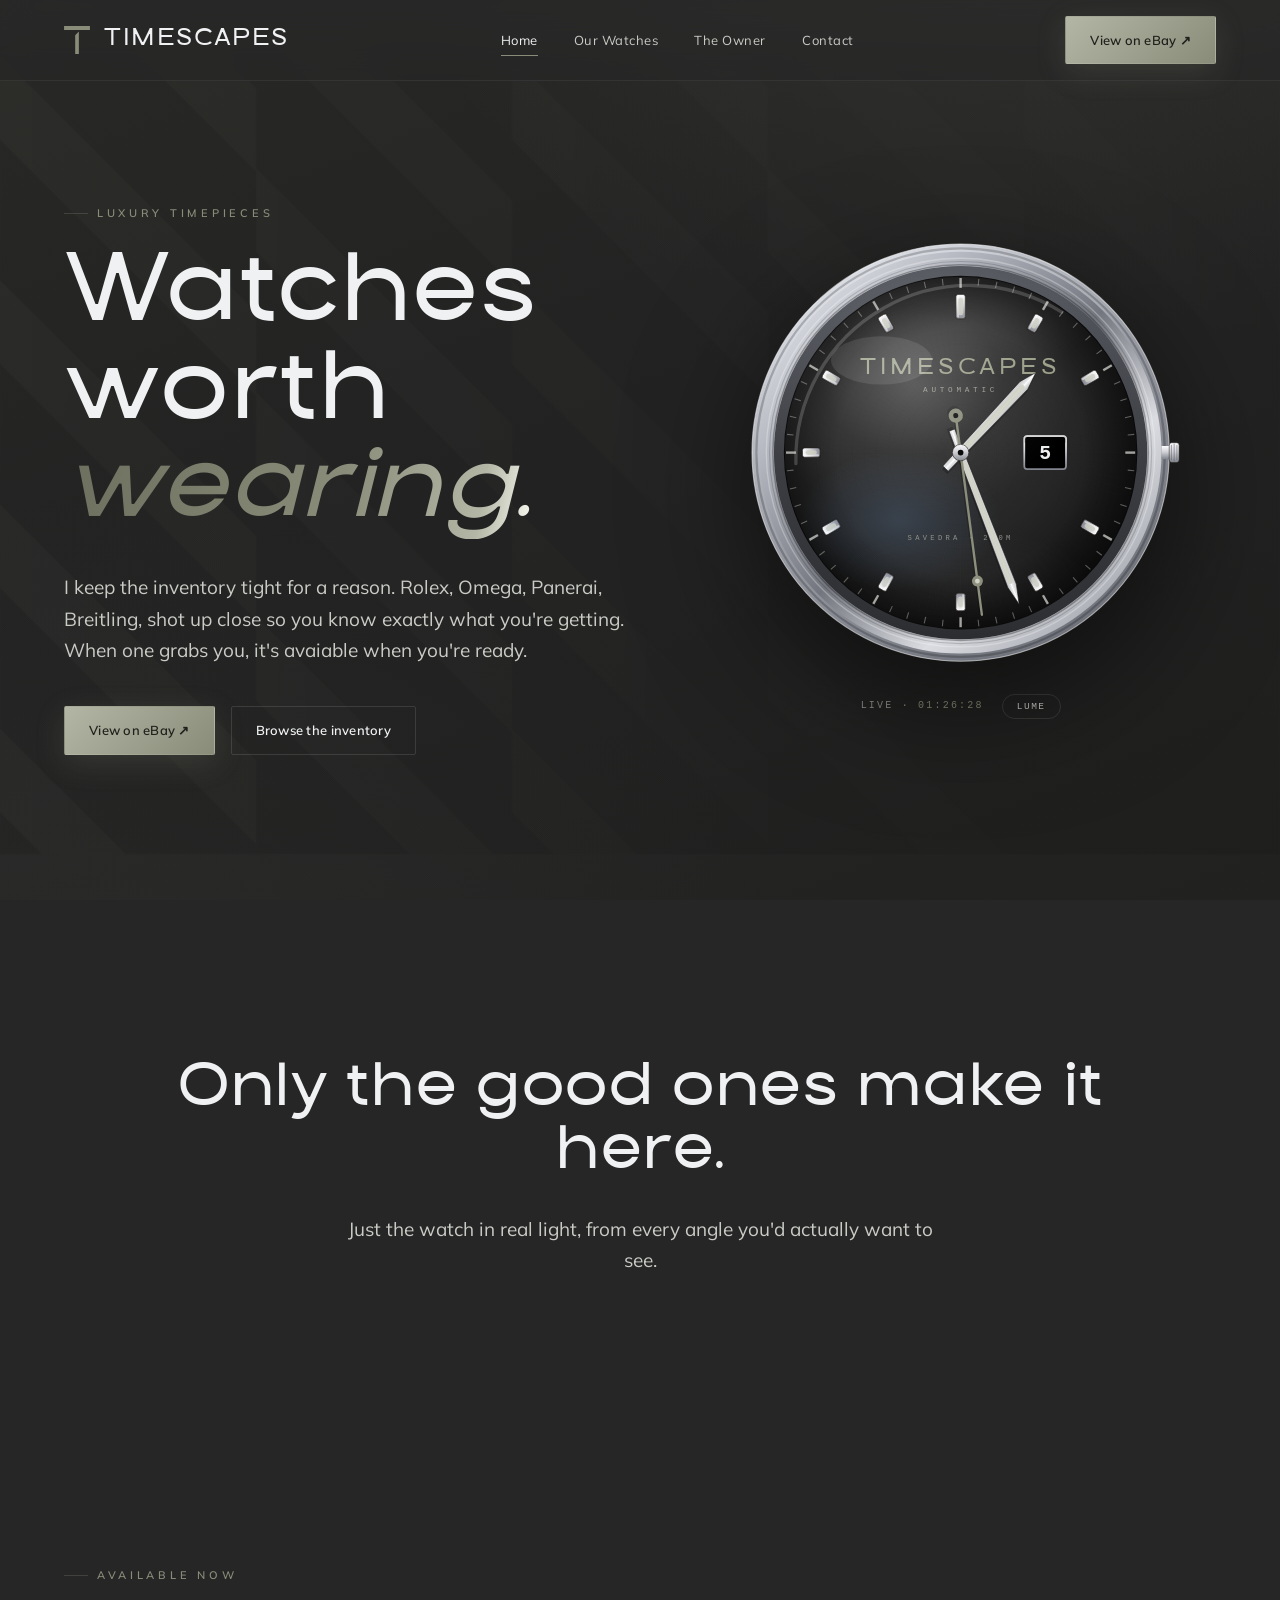
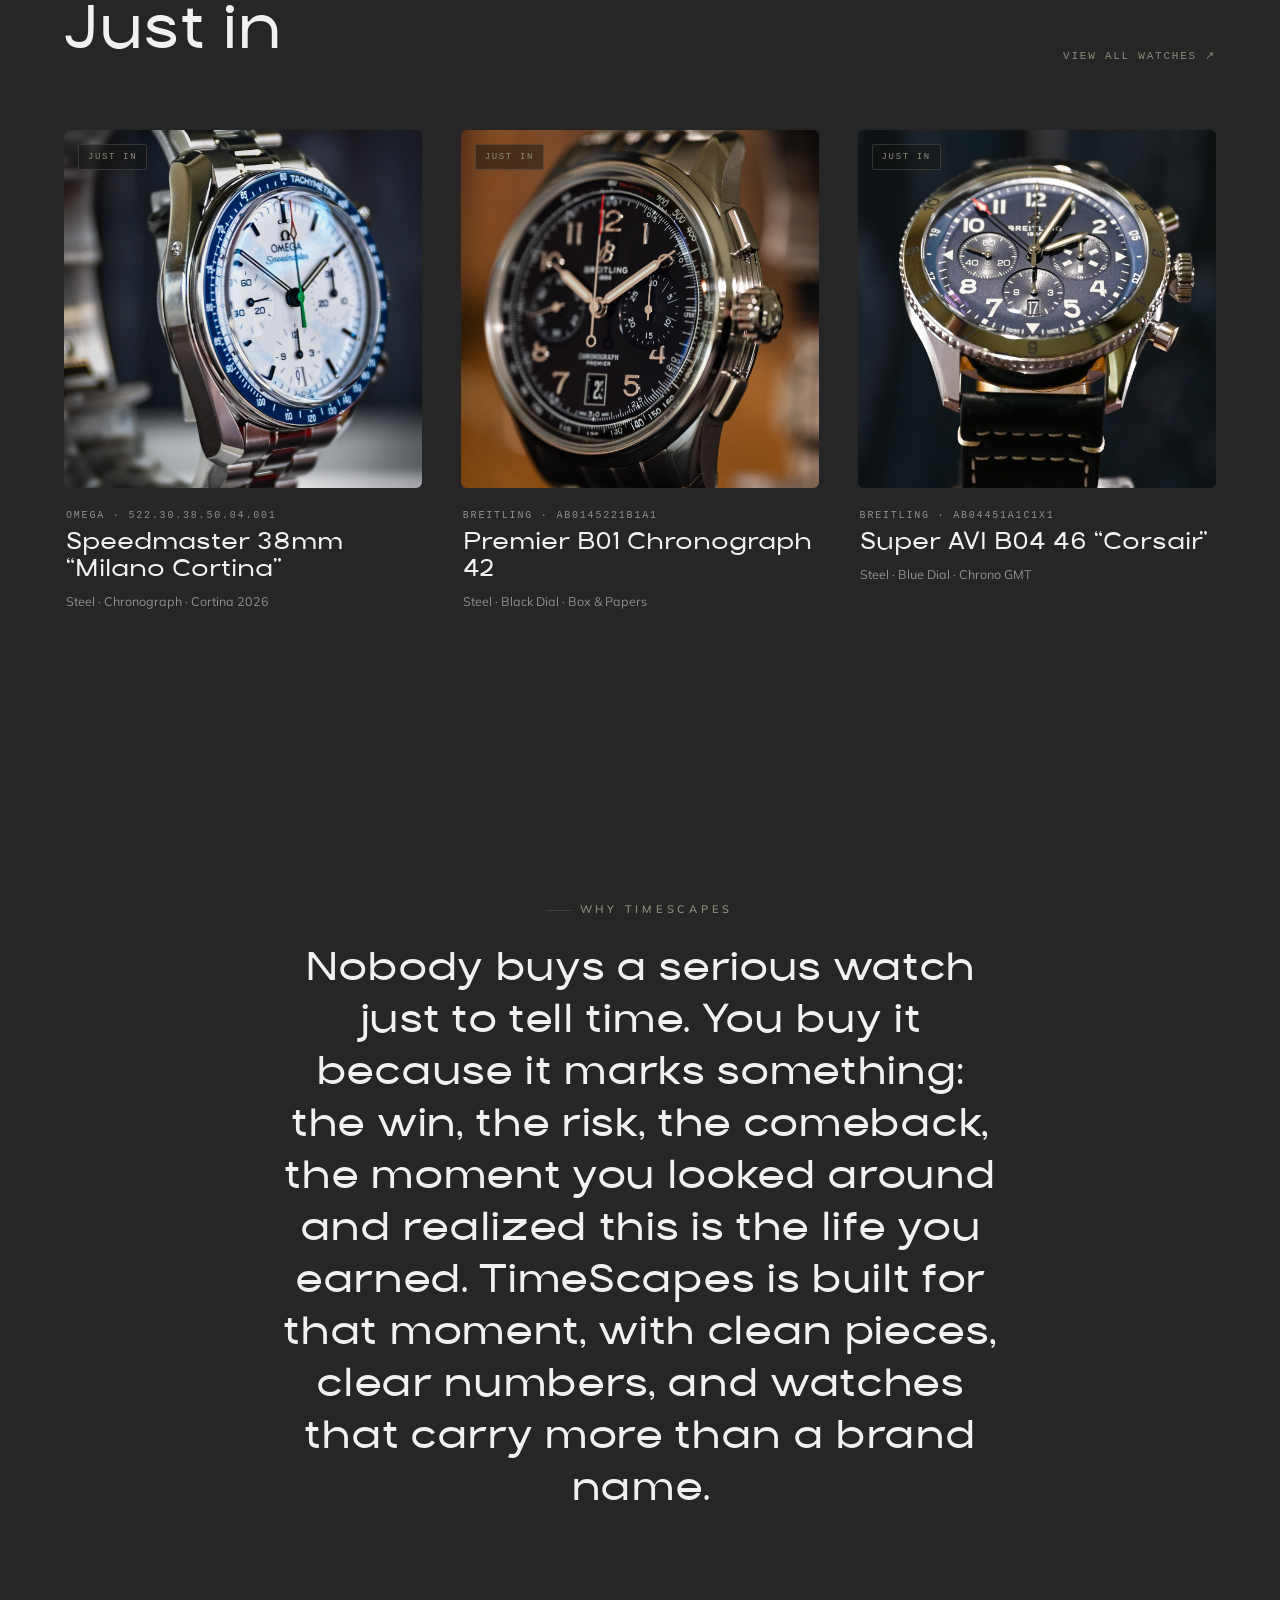
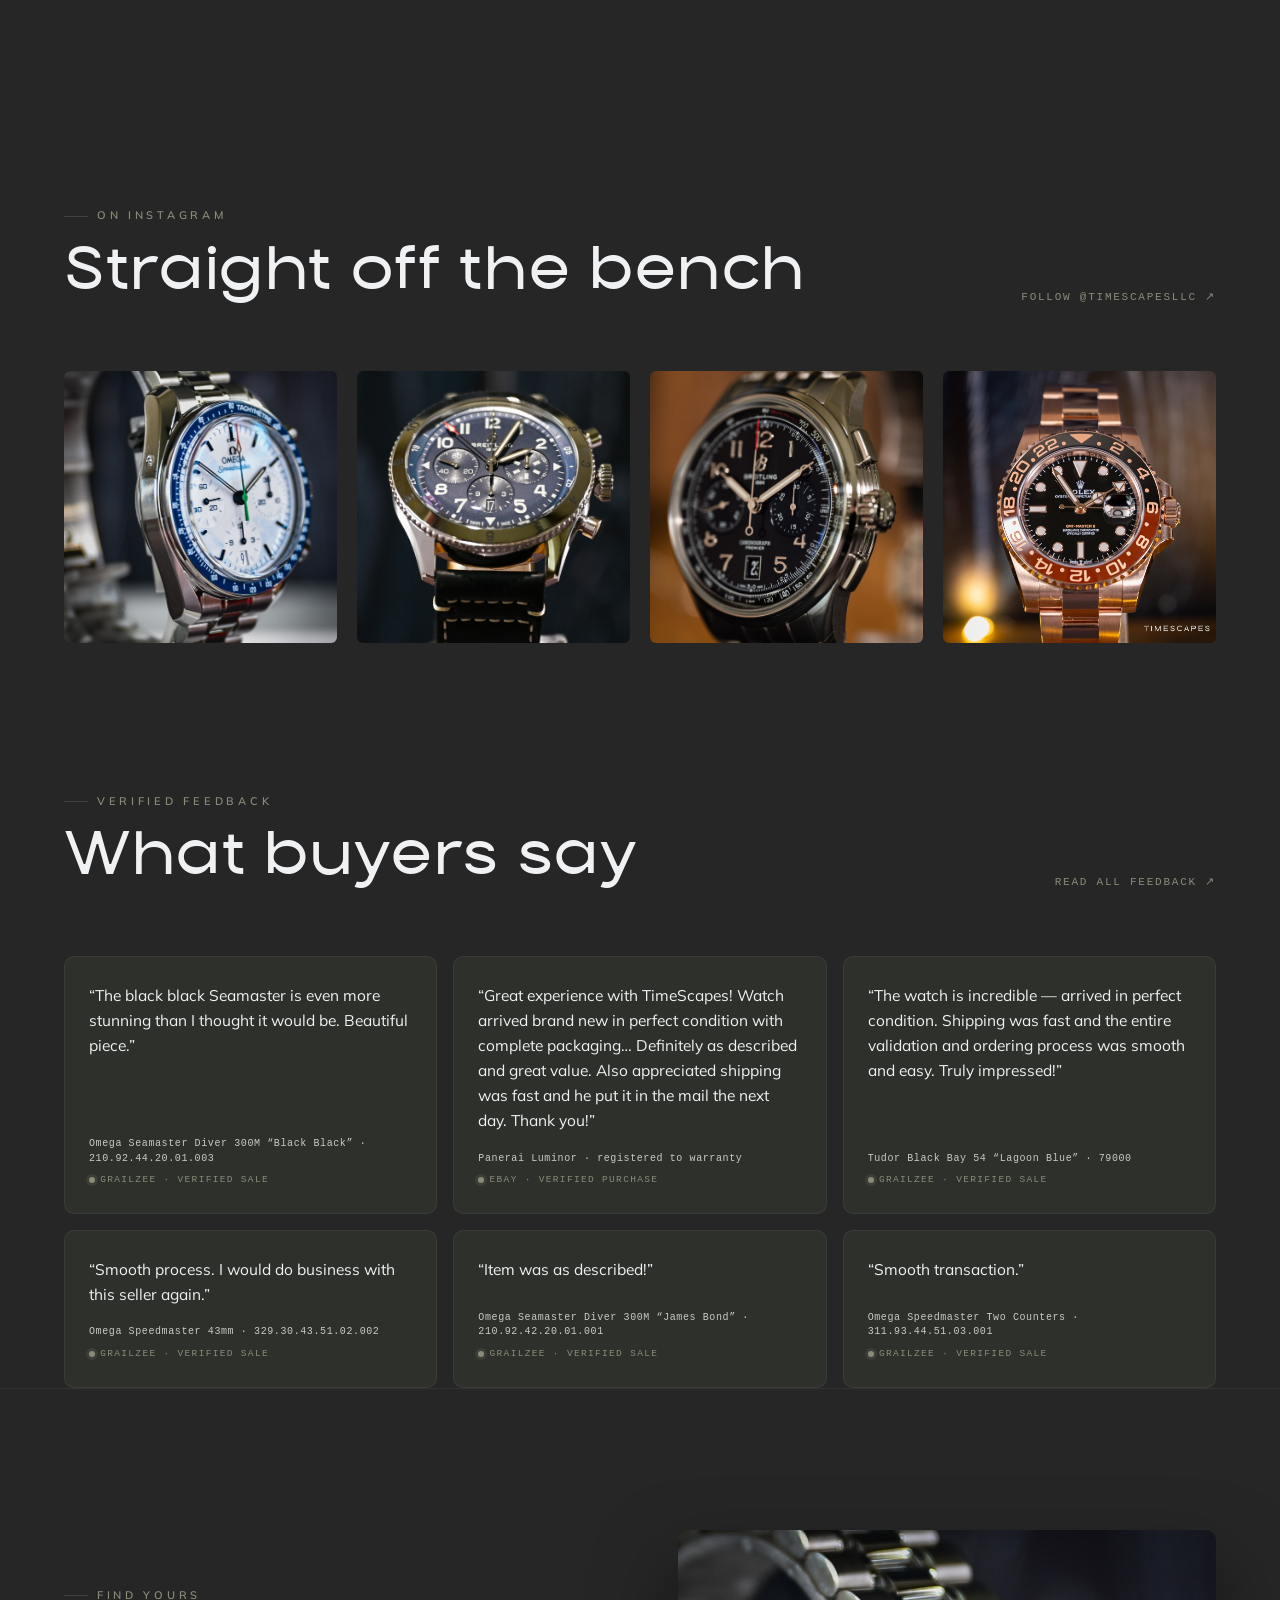
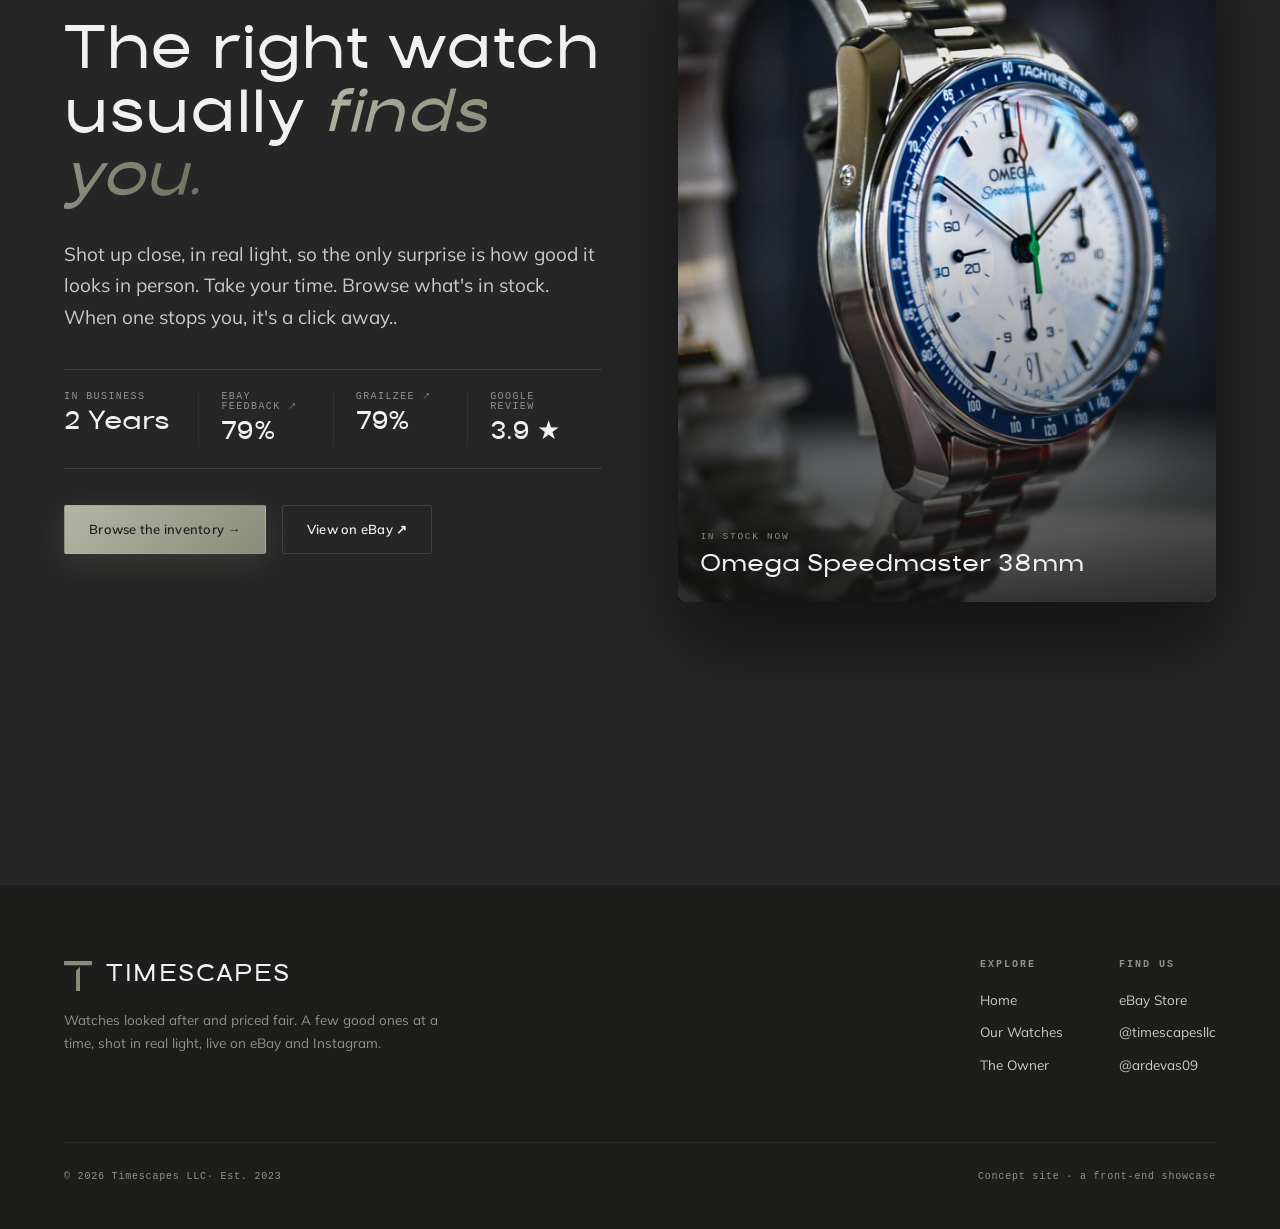
<file: index.html>
<!DOCTYPE html>
<html lang="en">
<head>
<meta charset="UTF-8">
<meta name="viewport" content="width=device-width, initial-scale=1.0">
<meta http-equiv="Cache-Control" content="no-cache, no-store, must-revalidate">
<meta http-equiv="Pragma" content="no-cache">
<meta http-equiv="Expires" content="0">
<title>Timescapes · Luxury Timepieces</title>
<meta name="description" content="Timescapes. A few good watches at a time, Rolex, Omega, Panerai, Breitling, shot up close so you know what you're getting. Looked after, priced fair, live on eBay.">
<link rel="preconnect" href="https://fonts.googleapis.com">
<link rel="preconnect" href="https://fonts.gstatic.com" crossorigin>
<link href="https://fonts.googleapis.com/css2?family=Mulish:ital,wght@0,400;0,500;0,600;0,700;1,500&display=swap" rel="stylesheet">
<link rel="icon" href="assets/brand/icon-green.svg">
<link rel="stylesheet" href="styles.css?v=20260624h">
<script defer src="app.js?v=20260624h"></script>

<style>
  /* trust metrics — home closer (page-specific; loads after styles.css, wins on source order) */
  .ts-client-metrics{
    display:grid;grid-template-columns:repeat(4,1fr);
    max-width:560px;margin:36px 0;padding:22px 0;
    border-top:1px solid var(--line);border-bottom:1px solid var(--line);
  }
  .ts-metric-item{
    display:flex;flex-direction:column;gap:8px;
    padding:0 22px;border-left:1px solid var(--line-2);
  }
  .ts-metric-item:first-child{padding-left:0;border-left:none}
  .ts-metric-lbl{
    font-family:var(--mono);font-size:10px;font-weight:500;
    letter-spacing:.14em;text-transform:uppercase;color:var(--muted);line-height:1;
  }
  .ts-metric-val{
    font-family:var(--serif);font-size:clamp(22px,2.4vw,26px);font-weight:500;
    color:var(--ink);line-height:1;letter-spacing:-.01em;
  }
  /* clickable metrics link out to the real proof */
  a.ts-metric-item{text-decoration:none;color:inherit;cursor:pointer;transition:transform .25s var(--ease)}
  a.ts-metric-item .ts-metric-val{transition:color .25s}
  a.ts-metric-item:hover .ts-metric-val{color:var(--gold-bright)}
  a.ts-metric-item .ts-metric-lbl::after{content:" ↗";color:var(--gold);opacity:.75}
  @media(max-width:560px){
    .ts-client-metrics{grid-template-columns:repeat(2,1fr);gap:26px 0;max-width:none}
    .ts-metric-item{padding:0 18px;border-left:1px solid var(--line-2)}
    .ts-metric-item:nth-child(odd){padding-left:0;border-left:none}
  }

  /* verified feedback / reviews */
  .reviews__grid{display:grid;grid-template-columns:repeat(3,1fr);gap:16px;margin-top:42px}
  .review{display:flex;flex-direction:column;gap:18px;background:var(--bg-3);
    border:1px solid var(--line-2);border-radius:10px;padding:26px 24px;margin:0;
    transition:border-color .3s,transform .3s}
  .review:hover{border-color:var(--line);transform:translateY(-3px)}
  .review blockquote{font-size:15.5px;line-height:1.62;color:var(--ink);margin:0}
  .review figcaption{display:flex;flex-direction:column;gap:6px;margin-top:auto}
  .review__watch{font-family:var(--mono);font-size:10px;letter-spacing:.06em;color:var(--ink-soft);line-height:1.45}
  .review__src{font-family:var(--mono);font-size:9.5px;letter-spacing:.14em;text-transform:uppercase;
    color:var(--gold);display:flex;align-items:center;gap:.55em}
  .review__src::before{content:"";width:6px;height:6px;border-radius:50%;background:var(--gold);
    box-shadow:0 0 0 3px rgba(137,140,121,.16);flex:0 0 auto}
  @media(max-width:1000px){.reviews__grid{grid-template-columns:repeat(2,1fr)}}
  @media(max-width:600px){.reviews__grid{grid-template-columns:1fr}}
</style>
</head>
<body data-page="home">

<header class="nav" data-nav></header>

<main>
  <section class="hero">
    <div class="container hero__grid">
      <div class="hero__copy">
        <span class="eyebrow" data-reveal>Luxury Timepieces</span>
        <h1 class="display" data-reveal data-delay="1">Watches worth<span class="ln2"><em class="accent shimmer">wearing.</em></span></h1>
        <p class="lead" data-reveal data-delay="2">I keep the inventory tight for a reason. Rolex, Omega, Panerai, Breitling, shot up close so you know exactly what you're getting. When one grabs you, it's avaiable when you're ready.</p>
        <div class="cta-row" data-reveal data-delay="3">
          <a class="btn btn--gold" href="https://www.ebay.com/str/timescapesllc?widget_ver=artemis&media=COPY&utm_source=ig&utm_medium=social&utm_content=link_in_bio" target="_blank" rel="noopener">View on eBay ↗</a>
          <a class="btn btn--ghost" href="inventory.html">Browse the inventory</a>
        </div>
      </div>
      <div class="hero__visual" data-reveal data-delay="2">
        <div class="livewatch">
          <div class="livewatch__face" id="liveWatch" role="img" aria-label="A watch face showing the current local time"></div>
          <div class="livewatch__meta">
            <span class="livewatch__chip" id="liveTime">Live · <b>--:--:--</b></span>
            <button class="livewatch__toggle" id="lumeToggle" aria-label="Toggle day or lume dial">Lume</button>
          </div>
        </div>
      </div>
    </div>
  </section>

  <section class="statement">
    <div class="container">
      <h2 class="display" data-reveal>Only the good ones make it here.</h2>
      <p class="lead" data-reveal data-delay="1">Just the watch in real light, from every angle you'd actually want to see.</p>
    </div>
  </section>

  <section class="collection">
    <div class="container">
      <div class="sec-head">
        <div>
          <span class="eyebrow" data-reveal>Available Now</span>
          <h2 class="display" data-reveal data-delay="1">Just in</h2>
        </div>
        <a class="more-link" href="inventory.html" data-reveal data-delay="2">View all watches ↗</a>
      </div>
      <div class="cards cards--3" id="featuredCards"></div>
    </div>
  </section>

  <section class="why">
    <div class="container">
      <span class="eyebrow" data-reveal>Why Timescapes</span>
      <p class="why__lead" data-reveal data-delay="1">Nobody buys a serious watch just to tell time. You buy it because it marks something: the win, the risk, the comeback, the moment you looked around and realized this is the life you earned. TimeScapes is built for that moment, with clean pieces, clear numbers, and watches that carry more than a brand name.</p>
    </div>
  </section>

  <section class="feed">
    <div class="container">
      <div class="sec-head">
        <div>
          <span class="eyebrow" data-reveal>On Instagram</span>
          <h2 class="display" data-reveal data-delay="1">Straight off the bench</h2>
        </div>
        <a class="more-link" href="https://www.instagram.com/timescapesllc/" target="_blank" rel="noopener" data-reveal data-delay="2">Follow @timescapesllc ↗</a>
      </div>
      <div class="feed__grid" id="feedGrid" data-reveal></div>
    </div>
  </section>

  <!-- verified feedback (real eBay + Grailzee reviews) -->
  <section class="reviews">
    <div class="container">
      <div class="sec-head">
        <div>
          <span class="eyebrow" data-reveal>Verified Feedback</span>
          <h2 class="display" data-reveal data-delay="1">What buyers say</h2>
        </div>
        <a class="more-link" href="https://www.ebay.com/str/timescapesllc?_tab=feedback" target="_blank" rel="noopener" data-reveal data-delay="2">Read all feedback ↗</a>
      </div>
      <div class="reviews__grid">
        <figure class="review" data-reveal>
          <blockquote>“The black black Seamaster is even more stunning than I thought it would be. Beautiful piece.”</blockquote>
          <figcaption>
            <span class="review__watch">Omega Seamaster Diver 300M “Black Black” · 210.92.44.20.01.003</span>
            <span class="review__src">Grailzee · Verified sale</span>
          </figcaption>
        </figure>
        <figure class="review" data-reveal data-delay="1">
          <blockquote>“Great experience with TimeScapes! Watch arrived brand new in perfect condition with complete packaging… Definitely as described and great value. Also appreciated shipping was fast and he put it in the mail the next day. Thank you!”</blockquote>
          <figcaption>
            <span class="review__watch">Panerai Luminor · registered to warranty</span>
            <span class="review__src">eBay · Verified purchase</span>
          </figcaption>
        </figure>
        <figure class="review" data-reveal data-delay="2">
          <blockquote>“The watch is incredible — arrived in perfect condition. Shipping was fast and the entire validation and ordering process was smooth and easy. Truly impressed!”</blockquote>
          <figcaption>
            <span class="review__watch">Tudor Black Bay 54 “Lagoon Blue” · 79000</span>
            <span class="review__src">Grailzee · Verified sale</span>
          </figcaption>
        </figure>
        <figure class="review" data-reveal>
          <blockquote>“Smooth process. I would do business with this seller again.”</blockquote>
          <figcaption>
            <span class="review__watch">Omega Speedmaster 43mm · 329.30.43.51.02.002</span>
            <span class="review__src">Grailzee · Verified sale</span>
          </figcaption>
        </figure>
        <figure class="review" data-reveal data-delay="1">
          <blockquote>“Item was as described!”</blockquote>
          <figcaption>
            <span class="review__watch">Omega Seamaster Diver 300M “James Bond” · 210.92.42.20.01.001</span>
            <span class="review__src">Grailzee · Verified sale</span>
          </figcaption>
        </figure>
        <figure class="review" data-reveal data-delay="2">
          <blockquote>“Smooth transaction.”</blockquote>
          <figcaption>
            <span class="review__watch">Omega Speedmaster Two Counters · 311.93.44.51.03.001</span>
            <span class="review__src">Grailzee · Verified sale</span>
          </figcaption>
        </figure>
      </div>
    </div>
  </section>

  <section class="closer">
    <div class="container closer__grid">
      <div class="closer__copy">
        <span class="eyebrow" data-reveal>Find Yours</span>
        <h2 class="display" data-reveal data-delay="1">The right watch<br>usually <em class="accent">finds you.</em></h2>
        <p class="lead" data-reveal data-delay="2">Shot up close, in real light, so the only surprise is how good it looks in person. Take your time. Browse what's in stock. When one stops you, it's a click away..</p>

        <div class="ts-client-metrics" data-reveal data-delay="2">
          <div class="ts-metric-item">
            <span class="ts-metric-lbl">In Business</span>
            <span class="ts-metric-val">3 Years</span>
          </div>
          <a class="ts-metric-item" href="https://www.ebay.com/str/timescapesllc?_tab=feedback" target="_blank" rel="noopener">
            <span class="ts-metric-lbl">eBay Feedback</span>
            <span class="ts-metric-val">100%</span>
          </a>
          <a class="ts-metric-item" href="https://grailzee.com/apps/auctioneer/members/6018082144388" target="_blank" rel="noopener">
            <span class="ts-metric-lbl">Grailzee</span>
            <span class="ts-metric-val">100%</span>
          </a>
          <div class="ts-metric-item">
            <span class="ts-metric-lbl">Google Review</span>
            <span class="ts-metric-val">5.0 ★</span>
          </div>
        </div>

        <div class="cta-row" data-reveal data-delay="3">
          <a class="btn btn--gold" href="inventory.html">Browse the inventory →</a>
          <a class="btn btn--ghost" href="https://www.ebay.com/str/timescapesllc?widget_ver=artemis&media=COPY&utm_source=ig&utm_medium=social&utm_content=link_in_bio" target="_blank" rel="noopener">View on eBay ↗</a>
        </div>
      </div>
      <a class="closer__feature" href="watch.html?id=speedy" data-reveal data-delay="2">
        <img src="assets/watches/watch-8/07.jpg" alt="Omega Speedmaster 38mm, in stock now">
        <div class="closer__tag"><span>In stock now</span><b>Omega Speedmaster 38mm</b></div>
      </a>
    </div>
  </section>
</main>

<footer data-footer></footer>
</body>
</html>
</file>
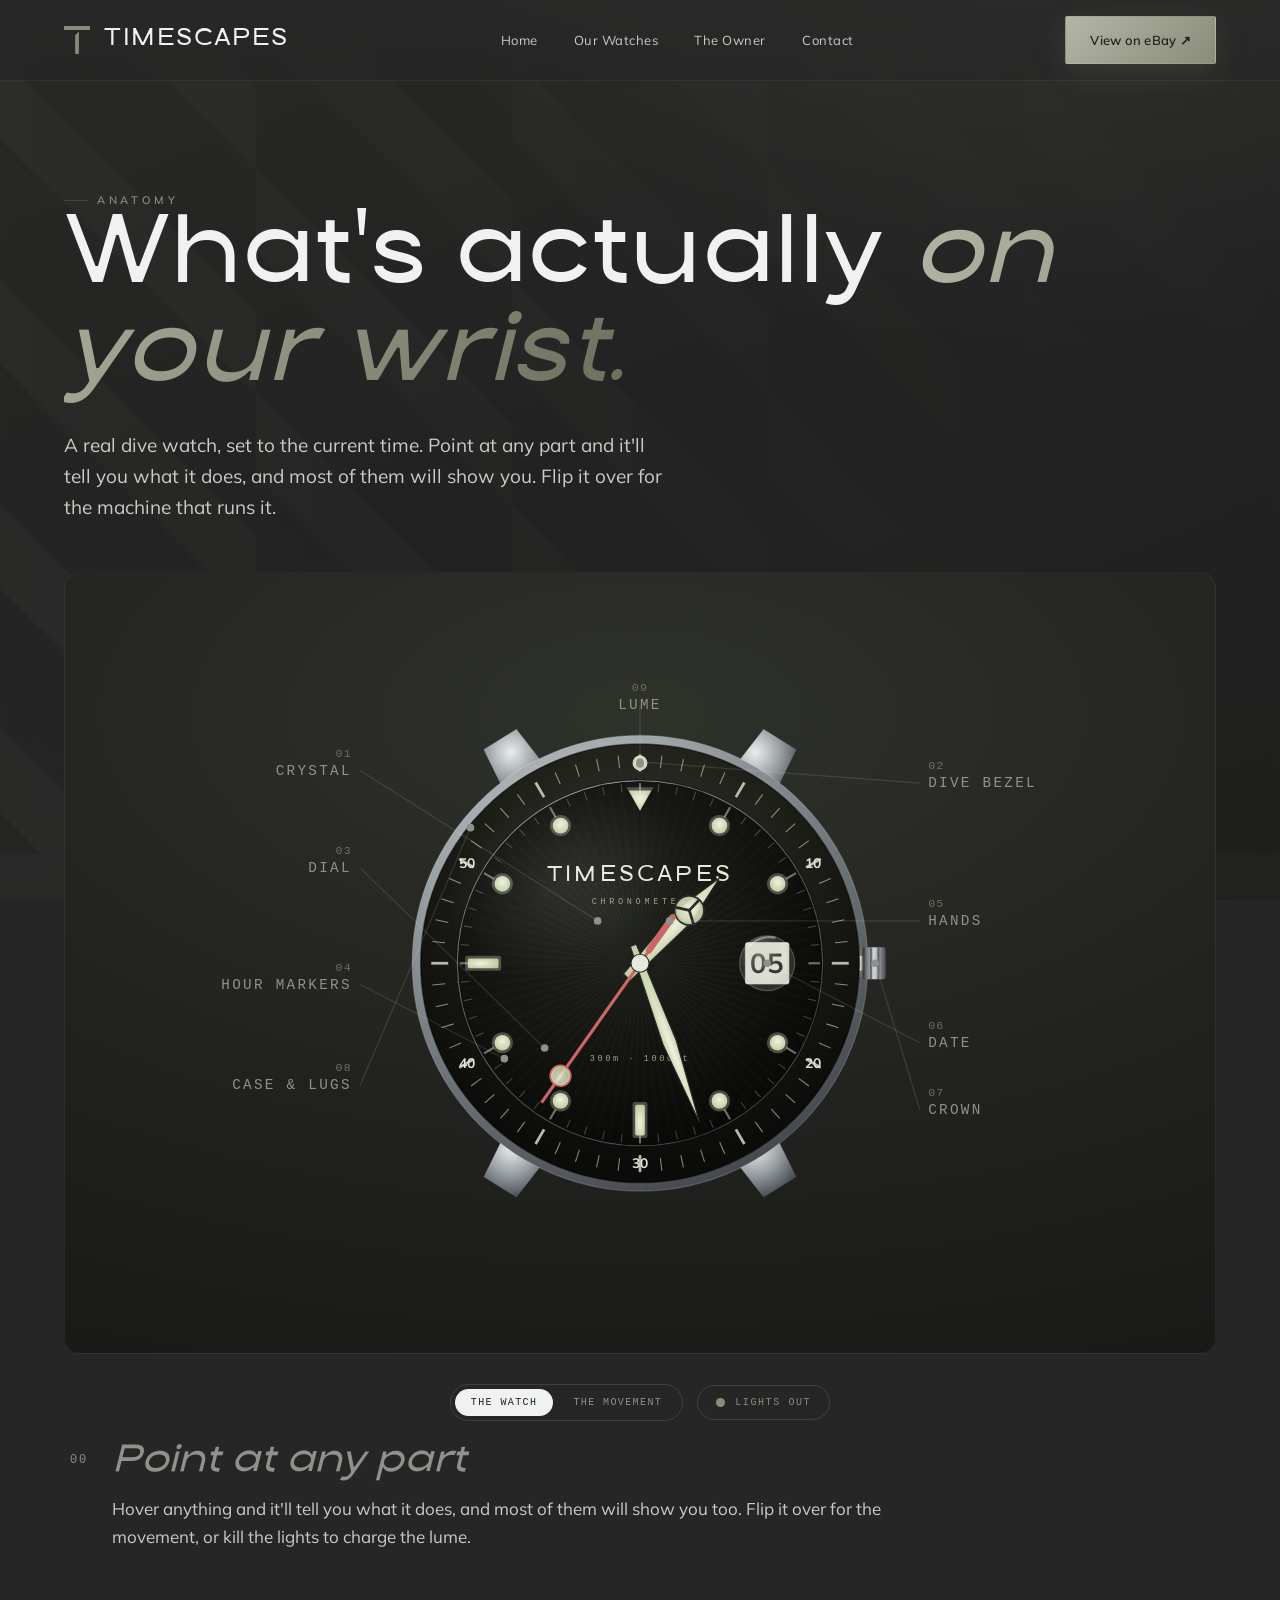
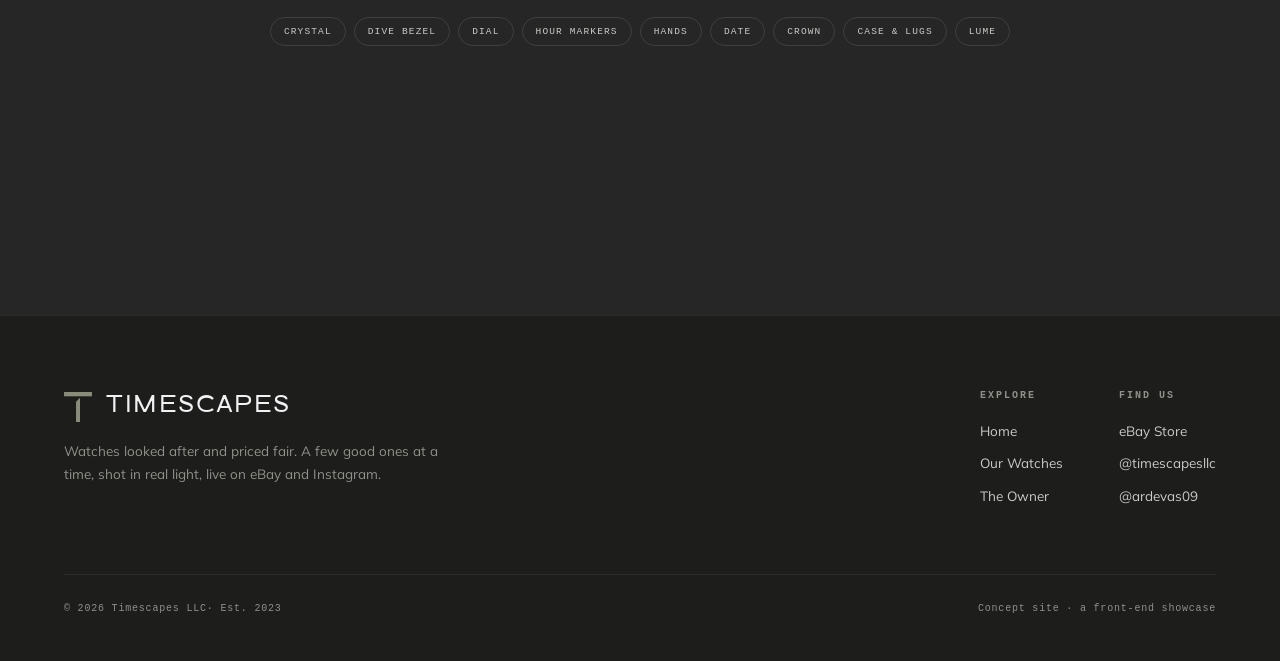
<file: anatomy.html>
<!DOCTYPE html>
<html lang="en">
<head>
<meta charset="UTF-8">
<meta name="viewport" content="width=device-width, initial-scale=1.0">
<meta http-equiv="Cache-Control" content="no-cache, no-store, must-revalidate">
<meta http-equiv="Pragma" content="no-cache">
<meta http-equiv="Expires" content="0">
<title>Anatomy · Timescapes</title>
<meta name="description" content="What's actually on your wrist. A live, interactive dive watch — point at any part to see what it does, then flip it over for the movement that runs it.">
<link rel="preconnect" href="https://fonts.googleapis.com">
<link rel="preconnect" href="https://fonts.gstatic.com" crossorigin>
<link href="https://fonts.googleapis.com/css2?family=Mulish:ital,wght@0,400;0,500;0,600;0,700;1,500&display=swap" rel="stylesheet">
<link rel="icon" href="assets/brand/icon-green.svg">
<link rel="stylesheet" href="styles.css?v=20260624h">
<script defer src="app.js?v=20260624h"></script>

<style>
/* ===== stage + flip ===== */
  .stage{position:relative;margin-top:clamp(30px,4vw,48px);border-radius:16px;perspective:2200px;
    background:radial-gradient(120% 90% at 50% 18%,#2f312b 0%,#222320 55%,#191a18 100%);
    border:1px solid var(--line-2);padding:clamp(16px,3vw,30px) clamp(8px,2vw,24px);
    transition:background 1.1s var(--ease),border-color 1.1s var(--ease)}
  .stage.dark{background:radial-gradient(120% 95% at 50% 42%,#0c0d0b 0%,#070806 70%,#030302 100%);border-color:rgba(0,0,0,.6)}
  .flip{position:relative;transform-style:preserve-3d;transition:transform 1.15s var(--ease);aspect-ratio:1040/680}
  .flip.back{transform:rotateY(180deg)}
  .face{position:absolute;inset:0;backface-visibility:hidden;-webkit-backface-visibility:hidden}
  .face--front{transform:rotateY(0deg)}
  .face--back{transform:rotateY(180deg)}
  .flip:not(.back) .face--back{pointer-events:none}
  .flip.back .face--front{pointer-events:none}
  .stage svg{display:block;width:100%;height:100%;overflow:visible}
  #diagramFront,#diagramBack{opacity:0;transform:scale(.965);transform-origin:center;transition:opacity 1s var(--ease),transform 1.2s var(--ease)}
  .stage.loaded #diagramFront,.stage.loaded #diagramBack{opacity:1;transform:none}
  .glare{transition:opacity 1s var(--ease)}
  .stage.dark .glare{opacity:0}

  .part{transition:opacity .5s var(--ease),filter .5s var(--ease)}
  .stage.focus .face--front .part,.stage.focus .face--back .part{opacity:.14}
  .stage.focus .part.active{opacity:1;filter:drop-shadow(0 0 18px rgba(179,182,164,.42))}
  .stage.dark .part[data-part="case"],.stage.dark .part[data-part="bezel"],
  .stage.dark .part[data-part="dial"],.stage.dark .part[data-part="crown"],
  .stage.dark .part[data-part="crystal"],.stage.dark .part[data-part="date"]{opacity:.13;transition:opacity 1.1s var(--ease)}
  .stage.dark .lumePart,.lumeOn .lumePart{filter:url(#lumeGlow)}
  .stage.dark .lumePart{animation:lumeWake 1.7s var(--ease)}
  @keyframes lumeWake{0%{opacity:.1}46%{opacity:1}64%{opacity:.74}100%{opacity:1}}

  /* demo animations */
  @keyframes crownPull{0%{transform:translateX(0)}30%{transform:translateX(15px)}70%{transform:translateX(15px)}100%{transform:translateX(0)}}
  #crownGrp.pull{animation:crownPull 1.7s var(--ease)}
  @keyframes glintSweep{0%{opacity:0;transform:translateX(-210px) skewX(-13deg)}40%{opacity:.5}100%{opacity:0;transform:translateX(210px) skewX(-13deg)}}
  #crystalGlint{opacity:0}
  #crystalGlint.sweep{animation:glintSweep 1.7s var(--ease)}

  /* annotations */
  .anno{cursor:pointer}
  .anno .lead-line{stroke:var(--line);stroke-width:1.2;fill:none;stroke-dasharray:1;stroke-dashoffset:1;
    transition:stroke-dashoffset 1s var(--ease) var(--d,0s),stroke .3s}
  .stage.loaded .anno .lead-line{stroke-dashoffset:0}
  .anno .dot{fill:var(--muted);opacity:0;transition:fill .3s,r .3s,opacity .5s var(--ease) calc(var(--d,0s) + .5s)}
  .anno .lbl{font-family:var(--mono);font-size:13.5px;letter-spacing:.16em;text-transform:uppercase;fill:var(--muted);
    opacity:0;transition:fill .3s,opacity .5s var(--ease) calc(var(--d,0s) + .55s)}
  .anno .num{font-family:var(--mono);font-size:11px;letter-spacing:.1em;fill:var(--gold-deep);
    opacity:0;transition:fill .3s,opacity .5s var(--ease) calc(var(--d,0s) + .55s)}
  .stage.loaded .anno .dot,.stage.loaded .anno .lbl,.stage.loaded .anno .num{opacity:1}
  .anno:hover .lead-line,.anno.active .lead-line{stroke:var(--gold-bright)}
  .anno:hover .dot,.anno.active .dot{fill:var(--gold-bright)}
  .anno:hover .lbl,.anno.active .lbl{fill:var(--ink)}
  .anno:hover .num,.anno.active .num{fill:var(--gold-bright)}
  .stage.dark .anno{opacity:.2;pointer-events:none;transition:opacity .6s}

  /* control bar */
  .bar{display:flex;align-items:center;justify-content:center;gap:14px;flex-wrap:wrap;margin-top:clamp(20px,3vw,30px)}
  .seg{display:inline-flex;gap:4px;padding:4px;border:1px solid var(--line);border-radius:30px}
  .seg button{font-family:var(--mono);font-size:10px;letter-spacing:.14em;text-transform:uppercase;color:var(--muted);
    background:transparent;border:none;padding:8px 16px;border-radius:24px;cursor:pointer;transition:all .3s var(--ease)}
  .seg button.active{background:var(--ink);color:#20211d}
  .lights{font-family:var(--mono);font-size:10px;letter-spacing:.16em;text-transform:uppercase;color:var(--gold);
    background:transparent;border:1px solid var(--gold-line);padding:11px 18px;border-radius:30px;cursor:pointer;
    display:inline-flex;align-items:center;gap:10px;transition:all .3s var(--ease)}
  .lights:hover{background:rgba(137,140,121,.12)}
  .lights.on{background:rgba(137,140,121,.18);color:#cfe0b6;border-color:#a9c089}
  .lights.hide{display:none}
  .lights__dot{width:9px;height:9px;border-radius:50%;background:var(--gold);transition:.3s}
  .lights.on .lights__dot{background:#c9f5a8;box-shadow:0 0 9px #c9f5a8}

  /* readout */
  .readout{display:grid;grid-template-columns:auto 1fr;gap:24px;align-items:start;margin-top:22px;min-height:118px;padding:0 6px}
  .readout__idx{font-family:var(--mono);font-size:12px;letter-spacing:.16em;color:var(--gold);padding-top:8px;white-space:nowrap}
  .readout__name{font-family:var(--serif);font-weight:500;font-size:clamp(26px,3.4vw,38px);letter-spacing:-.01em;color:var(--ink);line-height:1.05}
  .readout__desc{font-size:clamp(15px,1.5vw,17px);color:var(--ink-soft);max-width:47em;margin-top:12px;line-height:1.64}
  .readout.is-default .readout__name{color:var(--muted);font-style:italic}
  .readout__idx,.readout__name,.readout__desc{transition:opacity .2s var(--ease),transform .2s var(--ease)}
  .readout.swapping .readout__idx,.readout.swapping .readout__name,.readout.swapping .readout__desc{opacity:0;transform:translateY(5px)}

  /* spec card */
  .anat-specs{display:grid;grid-template-columns:repeat(3,1fr);gap:1px;background:var(--line-2);border:1px solid var(--line-2);
    border-radius:10px;overflow:hidden;margin-top:26px;max-height:0;opacity:0;transition:max-height .6s var(--ease),opacity .5s var(--ease),margin .4s}
  .anat-specs.show{max-height:400px;opacity:1}
  .anat-spec{background:#212220;padding:16px 18px;display:flex;flex-direction:column;gap:7px}
  .anat-spec__k{font-family:var(--mono);font-size:9px;letter-spacing:.16em;text-transform:uppercase;color:var(--muted)}
  .anat-spec__v{font-family:var(--serif);font-size:19px;color:var(--ink);letter-spacing:-.01em}
  @media(max-width:640px){.anat-specs{grid-template-columns:repeat(2,1fr)}}

  /* legend */
  .legend{display:flex;gap:8px;flex-wrap:wrap;justify-content:center;margin-top:28px;padding:0 6px}
  .pill{font-family:var(--mono);font-size:9.5px;letter-spacing:.12em;text-transform:uppercase;color:var(--ink-soft);
    padding:8px 13px;border-radius:20px;border:1px solid var(--line);background:transparent;cursor:pointer;transition:all .25s var(--ease)}
  .pill:hover{border-color:var(--gold-line);color:var(--ink)}
  .pill.active{background:var(--ink);color:#20211d;border-color:var(--ink)}

  @media (max-width:640px){
    .flip{aspect-ratio:1/1}
    .anno{display:none}
    .anat .container{display:flex;flex-direction:column}
    .stage{order:1;padding:14px 6px}
    .bar{order:2;margin-top:18px}
    .legend{order:3;margin-top:16px;gap:7px}
    .readout{order:4;grid-template-columns:1fr;gap:6px;margin-top:18px;min-height:0;padding:0 2px}
    .anat-specs{order:5}
    .pill{font-size:11px;padding:10px 14px;letter-spacing:.1em}
    .seg button{padding:11px 15px}
    .lights{padding:11px 16px}
    .readout__idx{padding-top:0}
  }
  @media (prefers-reduced-motion:reduce){.anat *{transition:none!important;animation:none!important}#diagramFront,#diagramBack{opacity:1;transform:none}.anno .lead-line{stroke-dashoffset:0}.anno .dot,.anno .lbl,.anno .num{opacity:1}}
  /* section spacing for the integrated page */
  .anat{padding-bottom:clamp(80px,10vw,130px)}
</style>
</head>
<body data-page="anatomy">

<header class="nav" data-nav></header>

<main>
  <section class="page-head">
    <div class="container">
      <span class="eyebrow" data-reveal>Anatomy</span>
      <h1 class="display" data-reveal data-delay="1">What's actually <em class="accent">on your wrist.</em></h1>
      <p class="lead" data-reveal data-delay="2">A real dive watch, set to the current time. Point at any part and it'll tell you what it does, and most of them will show you. Flip it over for the machine that runs it.</p>
    </div>
  </section>

  <section class="anat">
    <div class="container">
      <div class="stage" id="stage">
        <div class="flip" id="flip">
          <div class="face face--front"><svg id="diagramFront" viewBox="0 0 1040 680" xmlns="http://www.w3.org/2000/svg" aria-label="Front of a dive watch"></svg></div>
          <div class="face face--back"><svg id="diagramBack" viewBox="0 0 1040 680" xmlns="http://www.w3.org/2000/svg" aria-label="Automatic movement"></svg></div>
        </div>
      </div>

      <div class="bar">
        <div class="seg" id="faceSeg"><button data-face="front" class="active">The Watch</button><button data-face="back">The Movement</button></div>
        <button class="lights" id="lights"><span class="lights__dot"></span><span id="lightsLbl">Lights out</span></button>
      </div>

      <div class="readout is-default" id="readout">
        <div class="readout__idx" id="rIdx">00</div>
        <div>
          <div class="readout__name" id="rName">Point at any part</div>
          <div class="readout__desc" id="rDesc">Hover anything and it'll tell you what it does, and most of them will show you too. Flip it over for the movement, or kill the lights to charge the lume.</div>
        </div>
      </div>

      <div class="anat-specs" id="anatSpecs">
        <div class="anat-spec"><span class="anat-spec__k">Movement</span><span class="anat-spec__v">Automatic</span></div>
        <div class="anat-spec"><span class="anat-spec__k">Frequency</span><span class="anat-spec__v">28,800 vph</span></div>
        <div class="anat-spec"><span class="anat-spec__k">Jewels</span><span class="anat-spec__v">25</span></div>
        <div class="anat-spec"><span class="anat-spec__k">Power Reserve</span><span class="anat-spec__v">~48 hours</span></div>
        <div class="anat-spec"><span class="anat-spec__k">Crystal</span><span class="anat-spec__v">Sapphire · AR</span></div>
        <div class="anat-spec"><span class="anat-spec__k">Water Resist.</span><span class="anat-spec__v">300m</span></div>
      </div>

      <div class="legend" id="legend"></div>
    </div>
  </section>
</main>

<footer data-footer></footer>

<script>

(function(){
  "use strict";
  var C=520, CY=340, RAD=Math.PI/180;
  var REDUCE=matchMedia('(prefers-reduced-motion:reduce)').matches;
  function P(a,r){return [C+Math.cos(a*RAD)*r, CY+Math.sin(a*RAD)*r];}
  function f(n){return n.toFixed(1);}

  /* ============ FRONT — dive watch ============ */
  function frontSVG(){
    var defs='<defs>'
      +'<radialGradient id="steel" cx="40%" cy="32%" r="72%"><stop offset="0%" stop-color="#e9edee"/><stop offset="50%" stop-color="#9aa0a3"/><stop offset="100%" stop-color="#41454a"/></radialGradient>'
      +'<radialGradient id="bezelG" cx="50%" cy="28%" r="72%"><stop offset="0%" stop-color="#33352d"/><stop offset="55%" stop-color="#1d1e18"/><stop offset="100%" stop-color="#0b0c09"/></radialGradient>'
      +'<radialGradient id="dialG" cx="42%" cy="36%" r="70%"><stop offset="0%" stop-color="#23251f"/><stop offset="55%" stop-color="#141510"/><stop offset="100%" stop-color="#070806"/></radialGradient>'
      +'<linearGradient id="crownG" x1="0" y1="0" x2="1" y2="0"><stop offset="0%" stop-color="#3d4144"/><stop offset="50%" stop-color="#d2d6d9"/><stop offset="100%" stop-color="#43474a"/></linearGradient>'
      +'<radialGradient id="lumeG" cx="50%" cy="42%" r="66%"><stop offset="0%" stop-color="#eef3df"/><stop offset="100%" stop-color="#bcc89a"/></radialGradient>'
      +'<radialGradient id="glareG" cx="50%" cy="50%" r="50%"><stop offset="0%" stop-color="#fff" stop-opacity="0.85"/><stop offset="100%" stop-color="#fff" stop-opacity="0"/></radialGradient>'
      +'<linearGradient id="glintG" x1="0" y1="0" x2="1" y2="0"><stop offset="0%" stop-color="#fff" stop-opacity="0"/><stop offset="50%" stop-color="#fff" stop-opacity="0.5"/><stop offset="100%" stop-color="#fff" stop-opacity="0"/></linearGradient>'
      +'<radialGradient id="cycG" cx="38%" cy="32%" r="75%"><stop offset="0%" stop-color="#cdd2c4" stop-opacity="0.5"/><stop offset="55%" stop-color="#aab09e" stop-opacity="0.18"/><stop offset="100%" stop-color="#80867a" stop-opacity="0.28"/></radialGradient>'
      +'<clipPath id="dialClip"><circle cx="'+C+'" cy="'+CY+'" r="172"/></clipPath>'
      +'<filter id="lumeGlow" x="-120%" y="-120%" width="340%" height="340%"><feFlood flood-color="#9dff9a" result="grn"/><feComposite in="grn" in2="SourceAlpha" operator="in" result="g2"/><feGaussianBlur in="g2" stdDeviation="6" result="b"/><feMerge><feMergeNode in="b"/><feMergeNode in="b"/><feMergeNode in="SourceGraphic"/></feMerge></filter>'
      +'</defs>';

    function lug(a){var i1=P(a-7,196),i2=P(a+7,196),o1=P(a-4.2,250),o2=P(a+4.2,250);
      return '<path d="M '+f(i1[0])+' '+f(i1[1])+' L '+f(o1[0])+' '+f(o1[1])+' L '+f(o2[0])+' '+f(o2[1])+' L '+f(i2[0])+' '+f(i2[1])+' Z" fill="url(#steel)" stroke="#15161420" stroke-width="1"/>';}

    var bzTicks='';
    for(var m=0;m<60;m++){var ma=m*6-90,big=(m%5===0),r1=big?181:185,r2=197,p1=P(ma,r1),p2=P(ma,r2);
      bzTicks+='<line x1="'+f(p1[0])+'" y1="'+f(p1[1])+'" x2="'+f(p2[0])+'" y2="'+f(p2[1])+'" stroke="#d6dac9" stroke-width="'+(big?2.6:1)+'" opacity="'+(big?0.85:0.6)+'"/>';}
    var bzNums='';[[10,'10'],[20,'20'],[30,'30'],[40,'40'],[50,'50']].forEach(function(n){var na=n[0]*6-90,p=P(na,189);
      bzNums+='<text x="'+f(p[0])+'" y="'+f(p[1]+4.5)+'" text-anchor="middle" font-family="Mulish,sans-serif" font-size="13" font-weight="700" fill="#dfe3d4">'+n[1]+'</text>';});
    var pip=P(-90,189);
    var bezel='<g class="part" data-part="bezel"><g id="bezelRot" transform="rotate(0 '+C+' '+CY+')">'
      +'<circle cx="'+C+'" cy="'+CY+'" r="190" fill="none" stroke="url(#bezelG)" stroke-width="34"/>'
      +'<circle cx="'+C+'" cy="'+CY+'" r="207" fill="none" stroke="#000" stroke-opacity="0.45" stroke-width="1.4"/>'
      +'<circle cx="'+C+'" cy="'+CY+'" r="173" fill="none" stroke="#000" stroke-opacity="0.5" stroke-width="1.4"/>'
      +bzTicks+bzNums
      +'<circle cx="'+f(pip[0])+'" cy="'+f(pip[1])+'" r="6.5" class="lumePart" fill="url(#lumeG)" stroke="#dfe3d4" stroke-width="1"/>'
      +'</g></g>';

    var sun='';
    for(var i=0;i<180;i++){var a=i*2,lt=i%2===0,p1=P(a,14),p2=P(a,168);
      sun+='<line x1="'+f(p1[0])+'" y1="'+f(p1[1])+'" x2="'+f(p2[0])+'" y2="'+f(p2[1])+'" stroke="'+(lt?'#fff':'#000')+'" stroke-opacity="'+(lt?0.025:0.05)+'" stroke-width="1.1"/>';}

    var mk='';
    for(var h=0;h<12;h++){var ha=h*30-90,c=P(ha,150);
      if(h===0){var u=[Math.cos(ha*RAD),Math.sin(ha*RAD)],pp=[-u[1],u[0]];
        var t=[c[0]-u[0]*6,c[1]-u[1]*6],bl=[c[0]+u[0]*16+pp[0]*13,c[1]+u[1]*16+pp[1]*13],br=[c[0]+u[0]*16-pp[0]*13,c[1]+u[1]*16-pp[1]*13];
        mk+='<polygon points="'+f(t[0])+','+f(t[1])+' '+f(bl[0])+','+f(bl[1])+' '+f(br[0])+','+f(br[1])+'" fill="#cfd3c5" opacity="0.32"/>'
          +'<polygon points="'+f(t[0])+','+f(t[1])+' '+f(bl[0]+(c[0]-bl[0])*0.18)+','+f(bl[1]+(c[1]-bl[1])*0.18)+' '+f(br[0]+(c[0]-br[0])*0.18)+','+f(br[1]+(c[1]-br[1])*0.18)+'" class="lumePart" fill="url(#lumeG)"/>';
      } else if(h===3){
      } else if(h===6||h===9){ var an=ha+90;
        mk+='<g transform="rotate('+an+' '+f(c[0])+' '+f(c[1])+')"><rect x="'+f(c[0]-7)+'" y="'+f(c[1]-15)+'" width="14" height="34" rx="2" fill="#cfd3c5" opacity="0.32"/><rect x="'+f(c[0]-4.6)+'" y="'+f(c[1]-12.5)+'" width="9.2" height="29" rx="1.6" class="lumePart" fill="url(#lumeG)"/></g>';
      } else {
        mk+='<circle cx="'+f(c[0])+'" cy="'+f(c[1])+'" r="10" fill="#cfd3c5" opacity="0.32"/><circle cx="'+f(c[0])+'" cy="'+f(c[1])+'" r="7.4" class="lumePart" fill="url(#lumeG)"/>';
      }
    }

    var dwx=C+120;
    var date='<g class="part" data-part="date"><rect x="'+(dwx-21)+'" y="'+(CY-20)+'" width="42" height="40" rx="3" fill="#ece9e2"/><rect x="'+(dwx-21)+'" y="'+(CY-20)+'" width="42" height="40" rx="3" fill="none" stroke="#000" stroke-opacity="0.35" stroke-width="1"/>'
      +'<text id="dateNum" x="'+dwx+'" y="'+(CY+9)+'" text-anchor="middle" font-family="Mulish,sans-serif" font-size="26" font-weight="700" fill="#1b1c19">14</text></g>';

    function merc(){var L=110,w=9;var tip=CY-L;var cyv=CY-L*0.62;
      return '<path d="M '+C+' '+f(tip)+' L '+(C+w)+' '+f(CY-L*0.55)+' L '+(C+w*0.5)+' '+(CY+18)+' L '+(C-w*0.5)+' '+(CY+18)+' L '+(C-w)+' '+f(CY-L*0.55)+' Z" class="lumePart" fill="url(#lumeG)" stroke="#2a2b27" stroke-width="1"/>'
        +'<circle cx="'+C+'" cy="'+f(cyv)+'" r="13" fill="none" stroke="#2a2b27" stroke-width="3.2"/><circle cx="'+C+'" cy="'+f(cyv)+'" r="13" class="lumePart" fill="url(#lumeG)" fill-opacity="0.9"/>'
        +'<line x1="'+C+'" y1="'+f(cyv)+'" x2="'+C+'" y2="'+f(cyv-13)+'" stroke="#2a2b27" stroke-width="2.6" stroke-linecap="round"/>'
        +'<line x1="'+C+'" y1="'+f(cyv)+'" x2="'+f(C+11.26)+'" y2="'+f(cyv+6.5)+'" stroke="#2a2b27" stroke-width="2.6" stroke-linecap="round"/>'
        +'<line x1="'+C+'" y1="'+f(cyv)+'" x2="'+f(C-11.26)+'" y2="'+f(cyv+6.5)+'" stroke="#2a2b27" stroke-width="2.6" stroke-linecap="round"/>';}
    function minH(){var L=160,w=6.5;var tip=CY-L;
      return '<path d="M '+C+' '+f(tip)+' L '+(C+w)+' '+f(CY-L*0.5)+' L '+(C+w*0.45)+' '+(CY+18)+' L '+(C-w*0.45)+' '+(CY+18)+' L '+(C-w)+' '+f(CY-L*0.5)+' Z" class="lumePart" fill="url(#lumeG)" stroke="#2a2b27" stroke-width="1"/>';}
    var hands='<g class="part" data-part="hands">'
      +'<g id="hHour" transform="rotate(0 '+C+' '+CY+')">'+merc()+'</g>'
      +'<g id="hMin" transform="rotate(0 '+C+' '+CY+')">'+minH()+'</g>'
      +'<g id="hSec" transform="rotate(0 '+C+' '+CY+')"><rect x="'+(C-1.5)+'" y="'+(CY-161)+'" width="3" height="197" fill="#c66"/><circle cx="'+C+'" cy="'+(CY-130)+'" r="9" fill="none" stroke="#c66" stroke-width="3"/><circle cx="'+C+'" cy="'+(CY-130)+'" r="9" class="lumePart" fill="url(#lumeG)" fill-opacity="0.85"/><rect x="'+(C-3)+'" y="'+(CY+12)+'" width="6" height="44" rx="3" fill="#c66"/></g>'
      +'<circle cx="'+C+'" cy="'+CY+'" r="8.5" fill="#e6e9dd"/><circle cx="'+C+'" cy="'+CY+'" r="8.5" fill="none" stroke="#2a2b27" stroke-width="1"/></g>';

    var txt='<text x="'+C+'" y="'+(CY-78)+'" text-anchor="middle" font-family="Macaria,Cormorant Garamond,Georgia,serif" font-size="21" letter-spacing="3" fill="#e8ead9">TIMESCAPES</text>'
      +'<text x="'+C+'" y="'+(CY-56)+'" text-anchor="middle" font-family="ui-monospace,Menlo,monospace" font-size="8" letter-spacing="3.5" fill="#9aa089">CHRONOMETER</text>'
      +'<text x="'+C+'" y="'+(CY+92)+'" text-anchor="middle" font-family="ui-monospace,Menlo,monospace" font-size="8" letter-spacing="2.5" fill="#9aa089">300m · 1000ft</text>';

    var cyc='<g class="part" data-part="crystal"><circle cx="'+dwx+'" cy="'+CY+'" r="26" fill="url(#cycG)"/><path d="M '+(dwx-18)+' '+(CY-15)+' A 26 26 0 0 1 '+(dwx+8)+' '+(CY-24)+'" fill="none" stroke="#fff" stroke-opacity="0.4" stroke-width="2"/><circle cx="'+dwx+'" cy="'+CY+'" r="26" fill="none" stroke="#cdd2c4" stroke-opacity="0.3" stroke-width="1"/></g>';
    var glint='<g clip-path="url(#dialClip)"><rect id="crystalGlint" x="'+(C-30)+'" y="'+(CY-200)+'" width="60" height="400" fill="url(#glintG)"/></g>';
    var glare='<ellipse class="glare" cx="448" cy="262" rx="116" ry="84" fill="url(#glareG)" opacity="0.09" pointer-events="none" transform="rotate(-28 448 262)"/>';

    var caseG='<g class="part" data-part="case">'+lug(-122)+lug(-58)+lug(58)+lug(122)
      +'<circle cx="'+C+'" cy="'+CY+'" r="215" fill="url(#steel)"/><circle cx="'+C+'" cy="'+CY+'" r="215" fill="none" stroke="#fff" stroke-opacity="0.18" stroke-width="1.2"/></g>';
    var crown='<g class="part" data-part="crown"><g id="crownGrp"><rect x="'+(C+205)+'" y="'+(CY-13)+'" width="10" height="26" rx="2" fill="#6a6f60"/><g transform="translate('+(C+214)+' '+CY+')"><rect x="-4" y="-15" width="22" height="30" rx="3" fill="url(#crownG)"/><rect x="-4" y="-15" width="2" height="30" fill="#2a2d2f" opacity="0.5"/><rect x="3" y="-15" width="2" height="30" fill="#2a2d2f" opacity="0.5"/><rect x="10" y="-15" width="2" height="30" fill="#2a2d2f" opacity="0.5"/><rect x="-9" y="-7" width="6" height="14" rx="2" fill="url(#crownG)"/></g></g></g>';

    var mtrack='';
    for(var mt=0;mt<60;mt++){var mta=mt*6-90,mtb=(mt%5===0),mri=mtb?159:162,mro=170,mp1=P(mta,mri),mp2=P(mta,mro);
      mtrack+='<line x1="'+f(mp1[0])+'" y1="'+f(mp1[1])+'" x2="'+f(mp2[0])+'" y2="'+f(mp2[1])+'" stroke="#cfd3c5" stroke-opacity="'+(mtb?0.5:0.28)+'" stroke-width="'+(mtb?2:1)+'"/>';}
    var dial='<g class="part" data-part="dial"><circle cx="'+C+'" cy="'+CY+'" r="172" fill="url(#dialG)"/><g>'+sun+'</g>'+mtrack+txt+'</g>';
    var indices='<g class="part" data-part="indices">'+mk+'</g>';

    return defs+caseG+crown+bezel+dial+indices+date+hands+cyc+glint+glare;
  }

  /* ============ BACK — movement ============ */
  function movementSVG(){
    function P0(cx,cy,a,r){return [cx+Math.cos(a*RAD)*r, cy+Math.sin(a*RAD)*r];}
    function wheel(cx,cy,r,teeth,fill){var s='<circle cx="'+cx+'" cy="'+cy+'" r="'+r+'" fill="'+fill+'"/>';
      for(var i=0;i<teeth;i++){var a=i/teeth*360,p1=P0(cx,cy,a,r),p2=P0(cx,cy,a,r+3.4);
        s+='<line x1="'+f(p1[0])+'" y1="'+f(p1[1])+'" x2="'+f(p2[0])+'" y2="'+f(p2[1])+'" stroke="'+fill+'" stroke-width="2.4"/>';}return s;}
    function jewel(cx,cy){return '<circle cx="'+cx+'" cy="'+cy+'" r="7" fill="#caa84a" opacity="0.55"/><circle cx="'+cx+'" cy="'+cy+'" r="4.6" fill="#9c1f33"/><circle cx="'+(cx-1.3)+'" cy="'+(cy-1.3)+'" r="1.4" fill="#e57689"/>';}
    function screw(cx,cy){return '<circle cx="'+cx+'" cy="'+cy+'" r="4.2" fill="#5b6a86"/><rect x="'+(cx-4)+'" y="'+(cy-0.8)+'" width="8" height="1.6" rx="0.8" fill="#1f2740"/>';}
    var defs='<defs>'
      +'<radialGradient id="cbSteel" cx="40%" cy="30%" r="75%"><stop offset="0%" stop-color="#eceeef"/><stop offset="55%" stop-color="#9498a0"/><stop offset="100%" stop-color="#3c4046"/></radialGradient>'
      +'<radialGradient id="mvtVig" cx="50%" cy="42%" r="62%"><stop offset="0%" stop-color="#22231c"/><stop offset="100%" stop-color="#0c0d09"/></radialGradient>'
      +'<linearGradient id="mvtPlate" x1="0" y1="0" x2="1" y2="1"><stop offset="0%" stop-color="#7e8378"/><stop offset="50%" stop-color="#565b50"/><stop offset="100%" stop-color="#383c33"/></linearGradient>'
      +'<linearGradient id="rotorG" x1="0" y1="0" x2="1" y2="1"><stop offset="0%" stop-color="#8b9083"/><stop offset="45%" stop-color="#5a5f53"/><stop offset="100%" stop-color="#2f332b"/></linearGradient>'
      +'<clipPath id="mvtClip"><circle cx="'+C+'" cy="'+CY+'" r="178"/></clipPath>'
      +'<path id="engTop" d="M '+(C-184)+' '+CY+' A 184 184 0 0 1 '+(C+184)+' '+CY+'" fill="none"/>'
      +'<path id="engBot" d="M '+(C+184)+' '+CY+' A 184 184 0 0 1 '+(C-184)+' '+CY+'" fill="none"/></defs>';
    var stripes='';
    for(var x=-260;x<300;x+=14){stripes+='<line x1="'+(C+x)+'" y1="130" x2="'+(C+x-150)+'" y2="560" stroke="#7c816f" stroke-opacity="0.09" stroke-width="7"/>';}
    var bx=432,by=412,br=40;
    var hs='M '+bx+' '+by;
    for(var t=0.3;t<=5.6*Math.PI;t+=0.22){var rr=2.5+t*1.0,xx=bx+Math.cos(t)*rr,yy=by+Math.sin(t)*rr;hs+=' L '+f(xx)+' '+f(yy);}
    var balInner='<circle cx="'+bx+'" cy="'+by+'" r="'+br+'" fill="none" stroke="#b8bcae" stroke-width="5"/><line x1="'+(bx-br)+'" y1="'+by+'" x2="'+(bx+br)+'" y2="'+by+'" stroke="#aeb2a4" stroke-width="3"/><line x1="'+bx+'" y1="'+(by-br)+'" x2="'+bx+'" y2="'+(by+br)+'" stroke="#aeb2a4" stroke-width="3"/><line x1="'+(bx-br*0.7)+'" y1="'+(by-br*0.7)+'" x2="'+(bx+br*0.7)+'" y2="'+(by+br*0.7)+'" stroke="#aeb2a4" stroke-width="2.4"/><path d="'+hs+'" fill="none" stroke="#d8b65a" stroke-width="1.1" opacity="0.85"/>'+screw(bx,by-br)+screw(bx+br,by)+screw(bx,by+br)+screw(bx-br,by)+'<circle cx="'+bx+'" cy="'+by+'" r="4" fill="#cfd3c5"/>';
    var balAnim=REDUCE?'':'<animateTransform attributeName="transform" attributeType="XML" type="rotate" values="-14 '+bx+' '+by+';14 '+bx+' '+by+';-14 '+bx+' '+by+'" keyTimes="0;0.5;1" dur="0.25s" calcMode="spline" keySplines="0.4 0 0.6 1;0.4 0 0.6 1" repeatCount="indefinite"/>';
    var rx=600,ry=276,coils='';
    for(var cc=8;cc<46;cc+=5){coils+='<circle cx="'+rx+'" cy="'+ry+'" r="'+cc+'" fill="none" stroke="#6c7162" stroke-width="1.4" opacity="0.5"/>';}
    var barAnim=REDUCE?'':'<animateTransform attributeName="transform" attributeType="XML" type="rotate" from="0 '+rx+' '+ry+'" to="360 '+rx+' '+ry+'" dur="48s" repeatCount="indefinite"/>';
    var barrelInner='<g>'+wheel(rx,ry,50,46,'#454a3e')+coils+'<circle cx="'+rx+'" cy="'+ry+'" r="6" fill="#2a2d24"/>'+barAnim+'</g>';
    // escapement: small escape wheel + anchor-shaped pallet fork beside the balance
    var ew=520,ey=452;
    var tickVals='';for(var ti=0;ti<15;ti++){tickVals+=(ti?';':'')+(ti*24)+' '+ew+' '+ey;}
    var tickAnim=REDUCE?'':'<animateTransform attributeName="transform" attributeType="XML" type="rotate" calcMode="discrete" values="'+tickVals+'" dur="1.875s" repeatCount="indefinite"/>';
    var rockAnim=REDUCE?'':'<animateTransform attributeName="transform" attributeType="XML" type="rotate" values="-6 490 448;6 490 448;-6 490 448" keyTimes="0;0.5;1" dur="0.25s" calcMode="spline" keySplines="0.4 0 0.6 1;0.4 0 0.6 1" repeatCount="indefinite"/>';
    var escapeWheel='<g>'+wheel(ew,ey,13,15,'#565b4e')+'<circle cx="'+ew+'" cy="'+ey+'" r="3.4" fill="#2a2d24"/>'+tickAnim+'</g>';
    var pallet='<g stroke-linecap="round">'+rockAnim
      +'<line x1="490" y1="448" x2="509" y2="446" stroke="#b6baac" stroke-width="3.4"/>'
      +'<line x1="490" y1="448" x2="506" y2="459" stroke="#b6baac" stroke-width="3.4"/>'
      +'<line x1="490" y1="448" x2="465" y2="438" stroke="#b6baac" stroke-width="3.6"/>'
      +'<circle cx="465" cy="438" r="2.4" fill="none" stroke="#b6baac" stroke-width="2"/>'
      +'<circle cx="490" cy="448" r="4.6" fill="#c0c4b6"/>'
      +'<circle cx="509" cy="446" r="2.6" fill="#9c1f33"/><circle cx="506" cy="459" r="2.6" fill="#9c1f33"/><circle cx="490" cy="448" r="2" fill="#9c1f33"/></g>';
    var escapement='<g class="part" data-part="escapement">'+escapeWheel+pallet+'</g>';
    var rotorPath='M '+(C-168)+' '+CY+' A 168 168 0 0 1 '+(C+168)+' '+CY+' L '+(C+150)+' '+CY+' A 150 150 0 0 0 '+(C-150)+' '+CY+' Z';
    var rotorInner='<path d="'+rotorPath+'" fill="url(#rotorG)" stroke="#20231c" stroke-width="1.5"/><path d="'+rotorPath+'" fill="none" stroke="#c9cdbe" stroke-opacity="0.35" stroke-width="1"/><path id="rotorTextArc" d="M '+(C-152)+' '+CY+' A 152 152 0 0 1 '+(C+152)+' '+CY+'" fill="none"/><text font-family="Macaria,Cormorant Garamond,Georgia,serif" font-size="20" letter-spacing="6" fill="#d7dbce" opacity="0.8"><textPath href="#rotorTextArc" startOffset="50%" text-anchor="middle">TIMESCAPES · AUTOMATIC</textPath></text><circle cx="'+C+'" cy="'+CY+'" r="14" fill="url(#cbSteel)" stroke="#20231c" stroke-width="1.5"/>';
    var rotorAnim=REDUCE?'':'<animateTransform attributeName="transform" attributeType="XML" type="rotate" from="0 '+C+' '+CY+'" to="360 '+C+' '+CY+'" dur="11s" repeatCount="indefinite"/>';
    var mvt=''
      +'<g class="part" data-part="case"><circle cx="'+C+'" cy="'+CY+'" r="215" fill="url(#cbSteel)"/><circle cx="'+C+'" cy="'+CY+'" r="215" fill="none" stroke="#fff" stroke-opacity="0.16" stroke-width="1.2"/>'
        +'<text font-family="ui-monospace,Menlo,monospace" font-size="13" letter-spacing="5" fill="#cfd3c5" opacity="0.55"><textPath href="#engTop" startOffset="50%" text-anchor="middle">TIMESCAPES · GENÈVE</textPath></text>'
        +'<text font-family="ui-monospace,Menlo,monospace" font-size="11" letter-spacing="4" fill="#cfd3c5" opacity="0.45"><textPath href="#engBot" startOffset="50%" text-anchor="middle">SAPPHIRE EXHIBITION · 300M · TS-2024-0147</textPath></text></g>'
      +'<circle cx="'+C+'" cy="'+CY+'" r="180" fill="#16170f"/><circle cx="'+C+'" cy="'+CY+'" r="180" fill="url(#mvtVig)"/>'
      +'<g clip-path="url(#mvtClip)">'+stripes
        +'<g class="part" data-part="bridges"><path d="M 470 300 Q 560 250 650 300 Q 680 360 640 430 Q 560 470 490 430 Q 450 360 470 300 Z" fill="url(#mvtPlate)" stroke="#2c2f27" stroke-width="1.4"/><path d="M 470 300 Q 560 250 650 300 Q 680 360 640 430 Q 560 470 490 430 Q 450 360 470 300 Z" fill="none" stroke="#cfd3c5" stroke-opacity="0.3" stroke-width="1"/><path d="M 372 372 Q 410 330 470 350 Q 500 400 470 452 Q 410 470 380 440 Q 356 408 372 372 Z" fill="url(#mvtPlate)" stroke="#2c2f27" stroke-width="1.4"/><g opacity="0.18">'+(function(){var pg='';for(var px=486;px<636;px+=15){for(var py=305;py<430;py+=15){pg+='<circle cx="'+px+'" cy="'+py+'" r="9" fill="none" stroke="#dfe3d5" stroke-width="0.7"/>';}}return pg;})()+'</g></g>'
        +'<g class="part" data-part="gears" opacity="0.92">'
          +'<g>'+wheel(548,360,24,30,'#4a4f43')+(REDUCE?'':'<animateTransform attributeName="transform" attributeType="XML" type="rotate" from="0 548 360" to="360 548 360" dur="7s" repeatCount="indefinite"/>')+'</g>'
          +'<g>'+wheel(500,392,16,22,'#4a4f43')+(REDUCE?'':'<animateTransform attributeName="transform" attributeType="XML" type="rotate" from="0 500 392" to="-360 500 392" dur="4.5s" repeatCount="indefinite"/>')+'</g>'
        +'</g>'
        +escapement
        +'<g class="part" data-part="barrel">'+barrelInner+'</g>'
        +'<g class="part" data-part="jewels">'+jewel(C,CY)+jewel(bx,by)+jewel(rx,ry)+jewel(548,360)+jewel(500,392)+jewel(560,300)+'</g>'
        +'<g class="part" data-part="balance"><g id="balanceWheel">'+balInner+balAnim+'</g></g>'
        +screw(486,300)+screw(648,302)+screw(640,428)+screw(380,440)
        +'<g class="part" data-part="rotor"><g id="rotor">'+rotorInner+rotorAnim+'</g></g>'
      +'</g><circle cx="'+C+'" cy="'+CY+'" r="180" fill="none" stroke="#000" stroke-opacity="0.5" stroke-width="2"/>';
    return defs+mvt;
  }

  /* ============ info ============ */
  var FRONT_ANNO=[
    {part:'crystal',num:'01',name:'Crystal',ax:480,ay:300,lx:250,ly:158,side:'L',desc:"The glass over the dial. On anything worth owning it's synthetic sapphire, a 9 on the Mohs scale. Short of a diamond, nothing scratches it. That little dome over the date is the cyclops lens; it magnifies the number 2.5x so you can read it at a glance."},
    {part:'bezel',num:'02',name:'Dive Bezel',ax:520,ay:150,lx:790,ly:170,side:'R',desc:"This times a dive. You drop under, twist the pip to line up with the minute hand, then read your elapsed time off the scale. It turns one way, counterclockwise, by design: bump it down there and the worst it can do is show more time than you've used. The error sends you up early instead of holding you down too long."},
    {part:'dial',num:'03',name:'Dial',ax:430,ay:420,lx:250,ly:250,side:'L',desc:"The face, and the part your eye reads first. The finish sets the look: a sunburst fans the light as your wrist moves, while matte keeps it flat and tool-like. The fine ring of ticks at the edge is the minute track, what the minute and seconds hands read against. A good factory places every mark on it to a fraction of a millimeter."},
    {part:'indices',num:'04',name:'Hour Markers',ax:392,ay:430,lx:250,ly:360,side:'L',desc:"The hour markers. A dive watch keeps them big and plain so you can read it fast under water: a triangle at 12 so up is obvious, bars and dots for the rest. They aren't paint. Each one is a polished metal frame holding lume, which is why they grab the light like that."},
    {part:'hands',num:'05',name:'Hands',ax:548,ay:300,lx:790,ly:300,side:'R',desc:"Hour, minute, and the skinny seconds hand. The fat one with the circle near the tip is the hour, the Mercedes hand, named for the cutout. Watch the seconds: it doesn't jump once a second like a quartz watch, it slides around in tiny steps, eight a second. That glide is how you spot a mechanical from across a room."},
    {part:'date',num:'06',name:'Date',ax:640,ay:340,lx:790,ly:415,side:'R',desc:"A printed ring sits under the dial and clicks one number forward at midnight, showing through the window at 3. Most watches put it there. The window's tiny, which is the whole reason the cyclops exists: to blow it back up to readable."},
    {part:'crown',num:'07',name:'Crown',ax:742,ay:340,lx:790,ly:478,side:'R',desc:"The knob on the side. Unscrew it to wind the watch and set the time, then screw it back down to seal the case against water. That seal is the whole reason a dive watch can go past the kitchen sink."},
    {part:'case',num:'08',name:'Case & Lugs',ax:360,ay:212,lx:250,ly:455,side:'L',desc:"The body, usually steel, that the movement sits inside. The four horns are the lugs, and the bracelet pins between them on a spring-loaded bar. That gap is 20mm, and it's the only number that matters once you go strap shopping; miss it by 2mm and nothing fits."},
    {part:'lume',num:'09',name:'Lume',ax:520,ay:152,lx:520,ly:96,side:'C',desc:"The greenish coating on the hands and markers is Super-LumiNova. It's a paint that soaks up light and gives it back over the next few hours. No battery, and unlike the radium dials from the 50s, nothing that'll trip a Geiger counter. Kill the lights below and you'll watch it wake up."}
  ];

  var BACK_ANNO=[
    {part:'rotor',num:'01',name:'Rotor',ax:468,ay:198,lx:250,ly:150,side:'L',desc:"The half-moon weight is what makes the watch wind itself. It pivots loose on its center, so when you move your arm it swings around and tightens the mainspring for you. Leave the watch in a drawer a couple days and it dies; strap it on and it's running again within the hour."},
    {part:'balance',num:'02',name:'Balance Wheel',ax:432,ay:412,lx:250,ly:296,side:'L',desc:"This is the piece keeping time. It swings back and forth at a locked rate, 28,800 times an hour here, eight beats a second. Hold that rhythm steady and the watch holds time. The fine coil at its center is the hairspring; a watchmaker shortens or lengthens it by a hair to speed the watch up or slow it down."},
    {part:'escapement',num:'03',name:'Escapement',ax:508,ay:452,lx:250,ly:474,side:'L',desc:"The cleverest part in here, and the source of the ticking. This little anchor-shaped lever catches a spinning toothed wheel and lets it slip one tooth at a time, in step with the balance. That catch-and-release feeds the mainspring's power out in even sips instead of letting it dump all at once."},
    {part:'barrel',num:'04',name:'Mainspring Barrel',ax:602,ay:276,lx:790,ly:178,side:'R',desc:"The fuel tank. A flat spring sits coiled up tight inside this drum; the rotor winds it, and it lets go a little at a time to drive the rest of the movement. A full wind buys you around two days. That number is the 'power reserve' on the spec sheet."},
    {part:'jewels',num:'05',name:'Jewels',ax:560,ay:300,lx:790,ly:300,side:'R',desc:"The little red dots are jewels: synthetic rubies pressed in wherever a fast-spinning part would otherwise grind metal on metal. They're slick and they outlast the parts around them. This movement runs 25. It's a big reason a good mechanical can run 50 years on a cleaning and fresh oil every few."},
    {part:'gears',num:'06',name:'Gear Train',ax:524,ay:378,lx:790,ly:392,side:'R',desc:"The chain of toothed wheels carrying power from the barrel up to the escapement. Each wheel turns the next at a fixed ratio, and stacking those ratios slows the spring's fast unwind down to one clean turn a minute at the seconds hand."},
    {part:'bridges',num:'07',name:'Bridges',ax:576,ay:430,lx:790,ly:482,side:'R',desc:"The metal plates arching over the gears, holding the pivots in line. The fine striping is Côtes de Genève, and someone bevels and polishes those edges by hand. None of it changes how the watch runs; it sits there to look good through the glass back. At this level, the finishing is half of what you're paying for."}
  ];

  function annoSVG(list){return list.map(function(a,i){
    var end,tx,anchor;
    if(a.side==='C'){end=a.lx;tx=a.lx;anchor='middle';}
    else{end=a.side==='L'?a.lx+6:a.lx-6;tx=a.side==='L'?a.lx-2:a.lx+2;anchor=a.side==='L'?'end':'start';}
    var d=(0.35+i*0.12).toFixed(2);
    return '<g class="anno" id="anno-'+a.part+'" data-part="'+a.part+'" style="--d:'+d+'s">'
      +'<line class="lead-line" pathLength="1" x1="'+a.ax+'" y1="'+a.ay+'" x2="'+end+'" y2="'+a.ly+'"/>'
      +'<circle class="dot" cx="'+a.ax+'" cy="'+a.ay+'" r="3.6"/>'
      +'<text class="num" x="'+tx+'" y="'+(a.ly-13)+'" text-anchor="'+anchor+'">'+a.num+'</text>'
      +'<text class="lbl" x="'+tx+'" y="'+(a.ly+4)+'" text-anchor="'+anchor+'">'+a.name+'</text></g>';
  }).join('');}

  /* ============ inject ============ */
  var dFront=document.getElementById('diagramFront'), dBack=document.getElementById('diagramBack');
  dFront.innerHTML=frontSVG()+annoSVG(FRONT_ANNO);
  dBack.innerHTML=movementSVG()+annoSVG(BACK_ANNO);

  /* phones: crop the viewBox to the watch so it fills the screen (labels are hidden on mobile) */
  var mqMobile=matchMedia('(max-width:640px)');
  function applyMobile(){var vb=mqMobile.matches?'260 80 520 520':'0 0 1040 680';dFront.setAttribute('viewBox',vb);dBack.setAttribute('viewBox',vb);}
  applyMobile();
  try{mqMobile.addEventListener('change',applyMobile);}catch(e){mqMobile.addListener(applyMobile);}

  /* live hands */
  var hHour=dFront.querySelector('#hHour'), hMin=dFront.querySelector('#hMin'), hSec=dFront.querySelector('#hSec');
  function setHands(a,b,c){hHour.setAttribute('transform','rotate('+a+' '+C+' '+CY+')');hMin.setAttribute('transform','rotate('+b+' '+C+' '+CY+')');hSec.setAttribute('transform','rotate('+c+' '+C+' '+CY+')');}
  if(REDUCE){setHands(305,63,180);} else {(function tk(){var d=new Date();setHands(((d.getHours()%12)+d.getMinutes()/60)*30,(d.getMinutes()+d.getSeconds()/60)*6,(d.getSeconds()+Math.floor(d.getMilliseconds()/1000*8)/8)*6);requestAnimationFrame(tk);})();}

  /* ============ state ============ */
  var stage=document.getElementById('stage'), flip=document.getElementById('flip'),
      rIdx=document.getElementById('rIdx'), rName=document.getElementById('rName'), rDesc=document.getElementById('rDesc'), readout=document.getElementById('readout'),
      legend=document.getElementById('legend'), specs=document.getElementById('anatSpecs'),
      lights=document.getElementById('lights'), lightsLbl=document.getElementById('lightsLbl');
  var SIDES={front:{anno:FRONT_ANNO,svg:dFront,parts:{}},back:{anno:BACK_ANNO,svg:dBack,parts:{}}};
  FRONT_ANNO.forEach(function(a){if(SIDES.front.parts[a.part]===undefined){var el=dFront.querySelector('.part[data-part="'+a.part+'"]');if(el)SIDES.front.parts[a.part]=el;}});
  BACK_ANNO.forEach(function(a){var el=dBack.querySelector('.part[data-part="'+a.part+'"]');if(el)SIDES.back.parts[a.part]=el;});
  var side='front', pinned=null, current=null, lit=false, swapT=null;
  var DEF={idx:'00',name:'Point at any part',desc:"Hover anything and it'll tell you what it does, and most of them will show you too. Flip it over for the movement, or kill the lights to charge the lume."};
  var DEF_BACK={idx:'00',name:'Point at any piece',desc:"It's all moving in here for real: the balance is beating, the rotor's swinging. Hover any piece to see what it's for."};
  if(mqMobile.matches){
    DEF.name='Tap a part';DEF.desc="Tap any part and it'll tell you what it does, and most will show you too. Flip it over for the movement, or kill the lights to charge the lume.";
    DEF_BACK.name='Tap a piece';DEF_BACK.desc="It's all moving in here for real: the balance is beating, the rotor's swinging. Tap any piece to see what it's for.";
    rName.textContent=DEF.name;rDesc.textContent=DEF.desc;
  }
  function S(){return SIDES[side];}
  function byPart(p){return S().anno.filter(function(a){return a.part===p;})[0];}

  /* ---- demos ---- */
  var bezelRot=dFront.querySelector('#bezelRot'), bezelA=0, bezelRAF=null;
  function tweenBezel(to){if(bezelRAF)cancelAnimationFrame(bezelRAF);var from=bezelA,t0=performance.now();
    (function st(t){var k=Math.min((t-t0)/1100,1),e=1-Math.pow(1-k,3);bezelA=from+(to-from)*e;bezelRot.setAttribute('transform','rotate('+bezelA.toFixed(2)+' '+C+' '+CY+')');if(k<1)bezelRAF=requestAnimationFrame(st);else bezelRAF=null;})(performance.now());}
  var dateEl=dFront.querySelector('#dateNum'), dateRAF=null, realDate=new Date().getDate();
  function showDate(n){dateEl.textContent=(n<10?'0':'')+n;}
  showDate(realDate);
  function flipDate(){if(dateRAF)cancelAnimationFrame(dateRAF);
    var dur=1600,spins=31,t0=performance.now();
    (function fr(now){var k=Math.min((now-t0)/dur,1),e=1-Math.pow(1-k,3),step=Math.floor(e*spins),n=((realDate-1+step)%31)+1;showDate(n);
      if(k<1)dateRAF=requestAnimationFrame(fr);else{showDate(realDate);dateRAF=null;}})(performance.now());}
  var crownGrp=dFront.querySelector('#crownGrp'), glint=dFront.querySelector('#crystalGlint');
  function resetDemos(){tweenBezel(0);if(dateRAF){cancelAnimationFrame(dateRAF);dateRAF=null;}showDate(realDate);stage.classList.remove('lumeOn');crownGrp.classList.remove('pull');glint.classList.remove('sweep');}
  function demo(part){if(REDUCE)return;
    if(part==='bezel')tweenBezel(-78);
    else if(part==='date')flipDate();
    else if(part==='lume'){stage.classList.add('lumeOn');dFront.querySelectorAll('.lumePart').forEach(function(el){el.style.animation='none';void el.offsetWidth;el.style.animation='lumeWake 1.7s var(--ease)';});}
    else if(part==='crown'){void crownGrp.offsetWidth;crownGrp.classList.add('pull');}
    else if(part==='crystal'){void glint.offsetWidth;glint.classList.add('sweep');}
  }

  function paint(idx,name,desc,def){
    if(REDUCE){rIdx.textContent=idx;rName.textContent=name;rDesc.textContent=desc;readout.classList.toggle('is-default',!!def);return;}
    readout.classList.add('swapping');clearTimeout(swapT);
    swapT=setTimeout(function(){rIdx.textContent=idx;rName.textContent=name;rDesc.textContent=desc;readout.classList.toggle('is-default',!!def);readout.classList.remove('swapping');},140);
  }
  function activate(part){
    current=part;
    var s=S();
    if(s.parts[part]) stage.classList.add('focus'); else stage.classList.remove('focus');
    Object.keys(s.parts).forEach(function(k){s.parts[k].classList.toggle('active',k===part);});
    s.anno.forEach(function(a){s.svg.querySelector('#anno-'+a.part).classList.toggle('active',a.part===part);});
    var a=byPart(part);paint(a.num,a.name,a.desc,false);
    if(side==='front'){resetDemos();demo(part);}
  }
  function clear(){
    current=null;stage.classList.remove('focus');
    var s=S();Object.keys(s.parts).forEach(function(k){s.parts[k].classList.remove('active');});
    s.anno.forEach(function(a){s.svg.querySelector('#anno-'+a.part).classList.remove('active');});
    if(side==='front')resetDemos();
    var d=side==='back'?DEF_BACK:DEF;paint(d.idx,d.name,d.desc,true);
  }
  function bind(el,part){
    el.addEventListener('mouseenter',function(){if(!pinned)activate(part);});
    el.addEventListener('mouseleave',function(){if(!pinned)clear();});
    el.addEventListener('click',function(e){e.stopPropagation();if(pinned===part){pinned=null;clear();}else{pinned=part;activate(part);}syncLegend();});
  }
  FRONT_ANNO.forEach(function(a){bind(dFront.querySelector('#anno-'+a.part),a.part);if(SIDES.front.parts[a.part])bind(SIDES.front.parts[a.part],a.part);});
  BACK_ANNO.forEach(function(a){bind(dBack.querySelector('#anno-'+a.part),a.part);if(SIDES.back.parts[a.part])bind(SIDES.back.parts[a.part],a.part);});

  function buildLegend(){legend.innerHTML=S().anno.map(function(a){return '<button class="pill" data-part="'+a.part+'">'+a.name+'</button>';}).join('');legend.querySelectorAll('.pill').forEach(function(p){bind(p,p.dataset.part);});}
  function syncLegend(){legend.querySelectorAll('.pill').forEach(function(p){p.classList.toggle('active',p.dataset.part===pinned);});}
  buildLegend();

  document.querySelectorAll('#faceSeg button').forEach(function(b){
    b.addEventListener('click',function(){if(b.dataset.face===side)return;side=b.dataset.face;
      document.querySelectorAll('#faceSeg button').forEach(function(x){x.classList.toggle('active',x===b);});
      flip.classList.toggle('back',side==='back');
      if(lit){lit=false;stage.classList.remove('dark');lights.classList.remove('on');lightsLbl.textContent='Lights out';}
      lights.classList.toggle('hide',side==='back');specs.classList.toggle('show',side==='back');
      pinned=null;buildLegend();clear();});
  });
  lights.addEventListener('click',function(){lit=!lit;stage.classList.toggle('dark',lit);lights.classList.toggle('on',lit);lightsLbl.textContent=lit?'Lights on':'Lights out';
    if(lit){pinned=null;clear();dFront.querySelectorAll('.lumePart').forEach(function(el){el.style.animation='none';void el.offsetWidth;el.style.animation='';});}});

  requestAnimationFrame(function(){requestAnimationFrame(function(){stage.classList.add('loaded');});});
})();

</script>
</body>
</html>
</file>
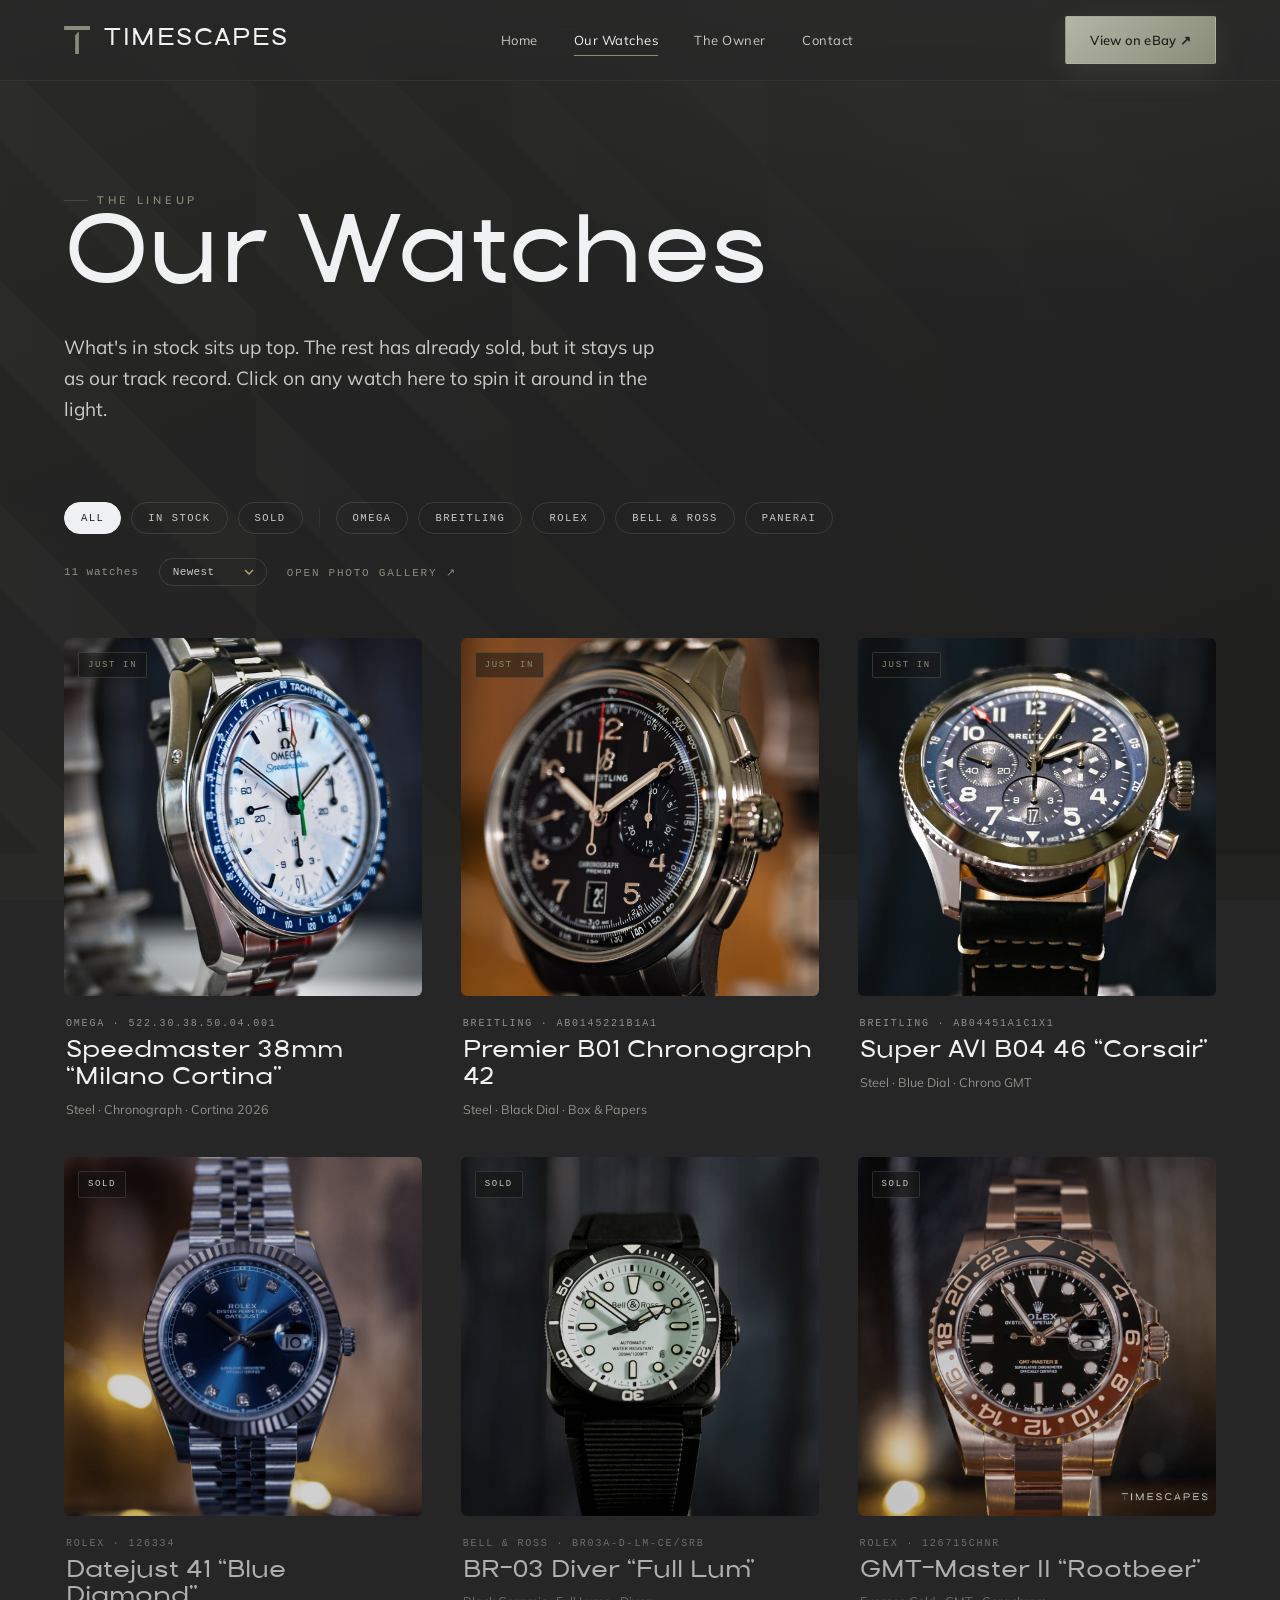
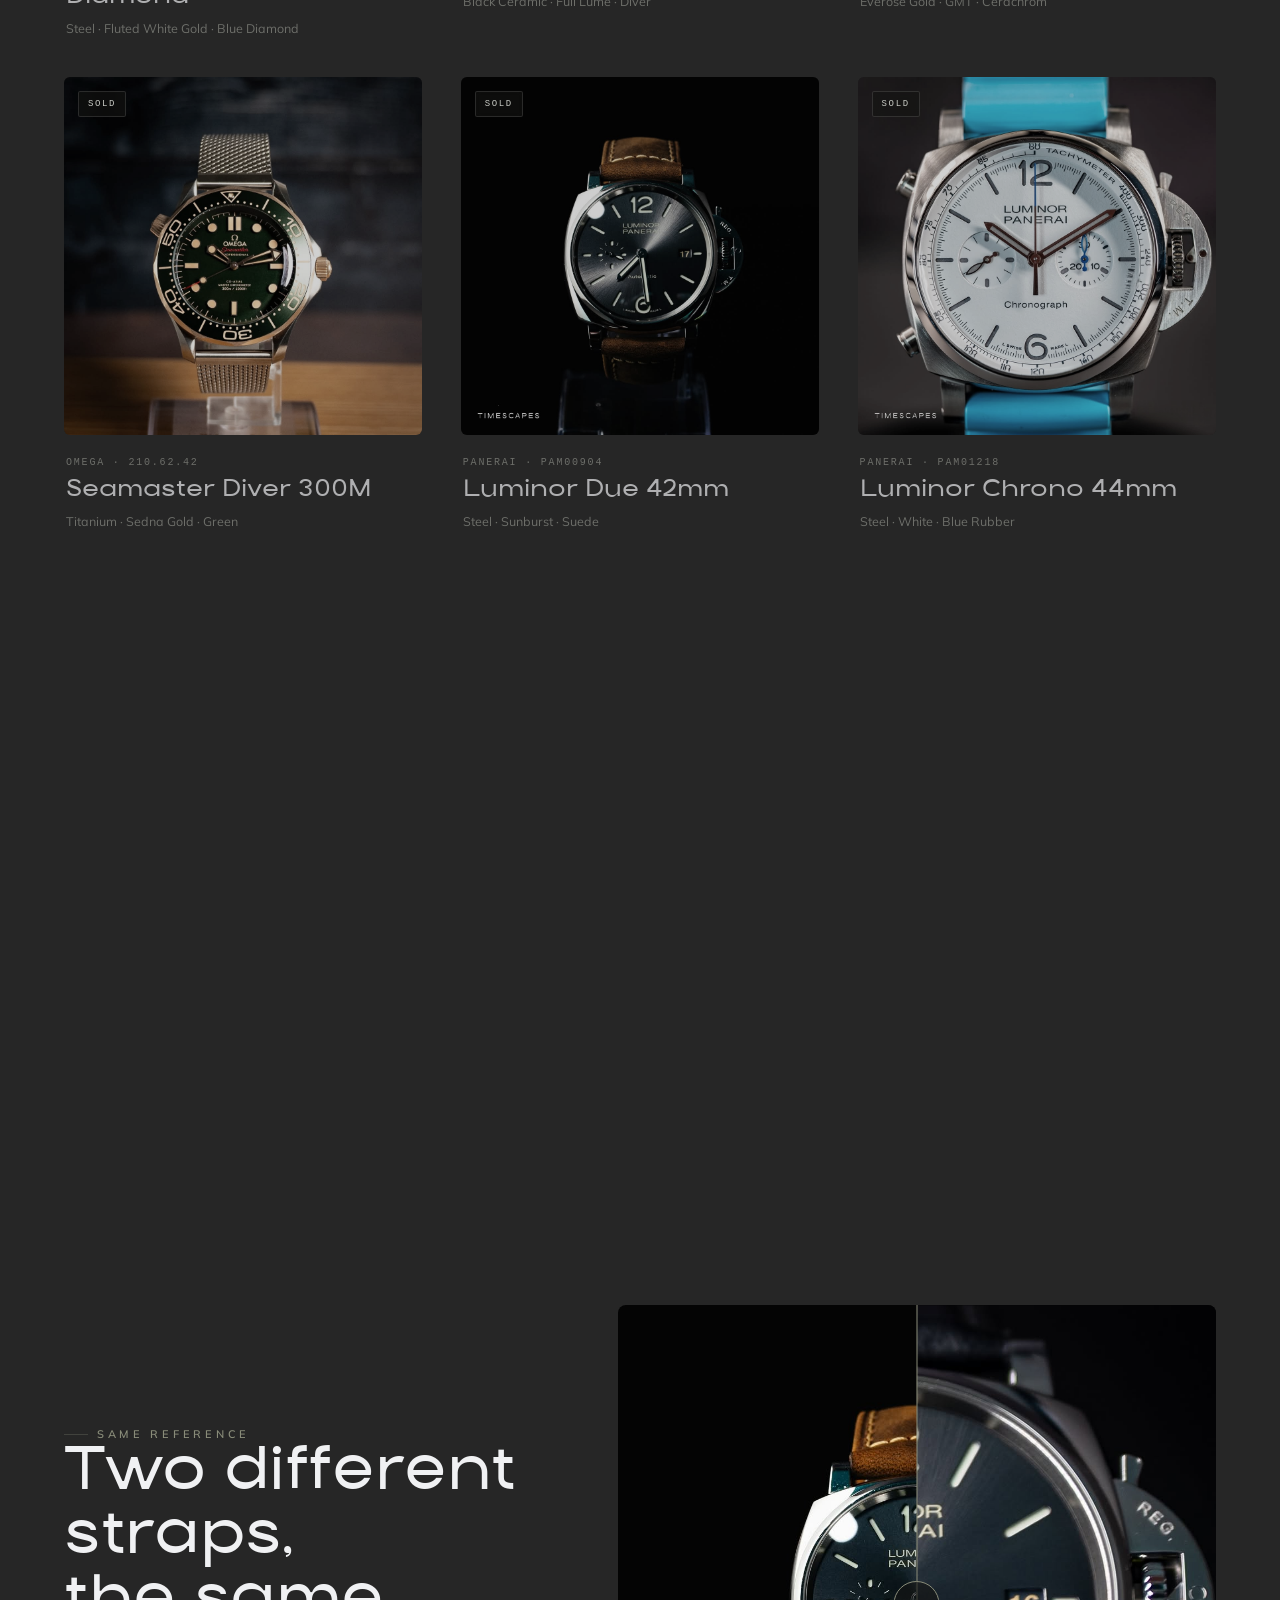
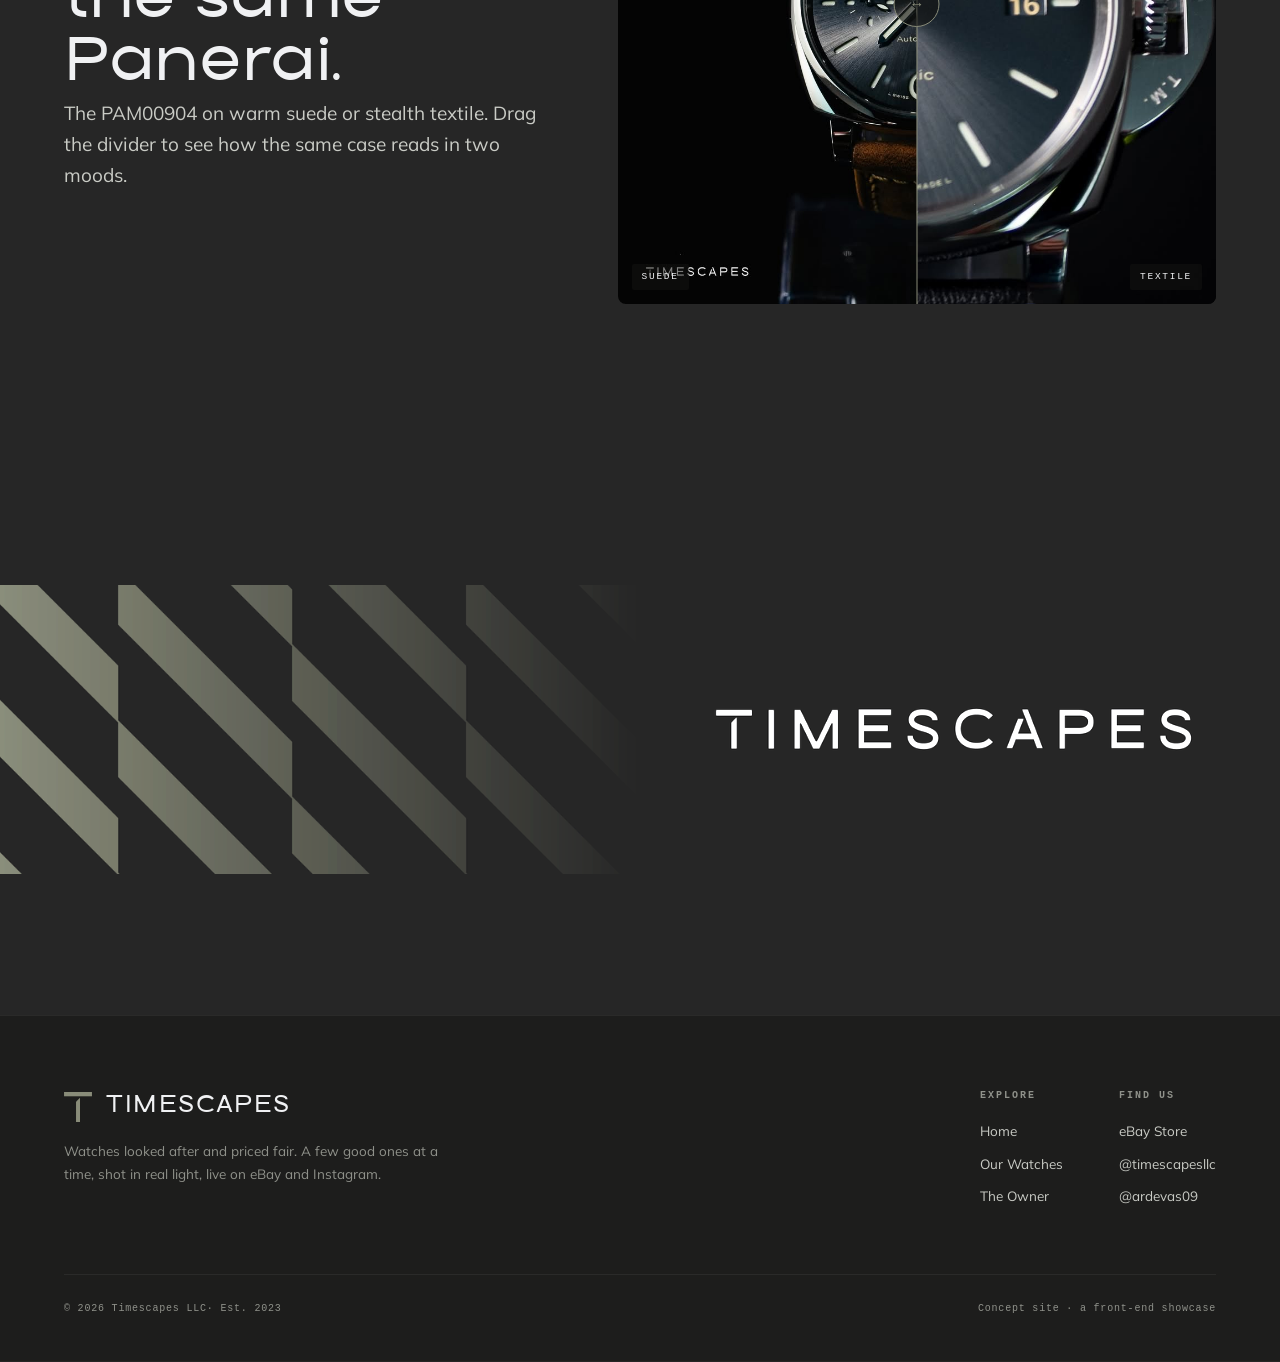
<file: inventory.html>
<!DOCTYPE html>
<html lang="en">
<head>
<meta charset="UTF-8">
<meta name="viewport" content="width=device-width, initial-scale=1.0">
<title>Our Watches · Timescapes</title>
<meta name="description" content="The Timescapes lineup: what's in stock now, plus the archive of sold pieces. Omega, Breitling, Rolex, Panerai. Filter by brand or availability.">
<link rel="preconnect" href="https://fonts.googleapis.com">
<link rel="preconnect" href="https://fonts.gstatic.com" crossorigin>
<link href="https://fonts.googleapis.com/css2?family=Mulish:ital,wght@0,400;0,500;0,600;0,700;1,500&display=swap" rel="stylesheet">
<link rel="icon" href="assets/brand/icon-green.svg">
<link rel="stylesheet" href="styles.css?v=20260624h">
<script defer src="app.js?v=20260624h"></script>
</head>
<body data-page="inventory">

<header class="nav" data-nav></header>

<main>
  <section class="page-head">
    <div class="container">
      <span class="eyebrow" data-reveal>The Lineup</span>
      <h1 class="display" data-reveal data-delay="1">Our Watches</h1>
      <p class="lead" data-vary="invLead" data-reveal data-delay="2">What's in stock sits up top. The rest has already sold, but it stays up as our track record. Click on any watch here to spin it around in the light.</p>
    </div>
  </section>

  <section class="collection" style="padding-top:clamp(48px,6vw,80px)">
    <div class="container">
      <div class="inv-tools" data-reveal>
        <div class="filters" id="filterBar"></div>
        <div class="inv-aux">
          <span class="inv-count" id="invCount"></span>
          <label class="inv-sort" aria-label="Sort watches">
            <select id="invSort">
              <option value="new">Newest</option>
              <option value="az">Brand A–Z</option>
            </select>
          </label>
          <button class="as-btn" id="openGallery">Open photo gallery ↗</button>
        </div>
      </div>
      <div class="cards cards--3" id="inventoryGrid"></div>
    </div>
  </section>

  <!-- comparison -->
  <section class="compare">
    <div class="container compare__wrap">
      <div>
        <span class="eyebrow" data-reveal>Same Reference</span>
        <h2 class="display" data-reveal data-delay="1">Two different straps,<br>the same Panerai.</h2>
        <p class="lead" data-reveal data-delay="2">The PAM00904 on warm suede or stealth textile. Drag the divider to see how the same case reads in two moods.</p>
      </div>
      <div class="cmp" id="cmp" data-reveal data-delay="1" role="group" aria-label="Drag to compare two straps">
        <img class="bottom" src="assets/watches/watch-3/01.jpg" alt="Panerai PAM00904 on brown suede strap" loading="lazy">
        <img class="top" src="assets/watches/watch-4/01.jpg" alt="Panerai PAM00904 on dark textile strap" loading="lazy">
        <span class="cmp__label l">Suede</span>
        <span class="cmp__label r">Textile</span>
        <div class="cmp__divider"></div>
      </div>
    </div>
  </section>

  <!-- brand band -->
  <section class="inv-banner" data-reveal aria-hidden="true">
    <img src="assets/brand-banner.png" alt="">
  </section>
</main>

<footer data-footer></footer>
</body>
</html>
</file>
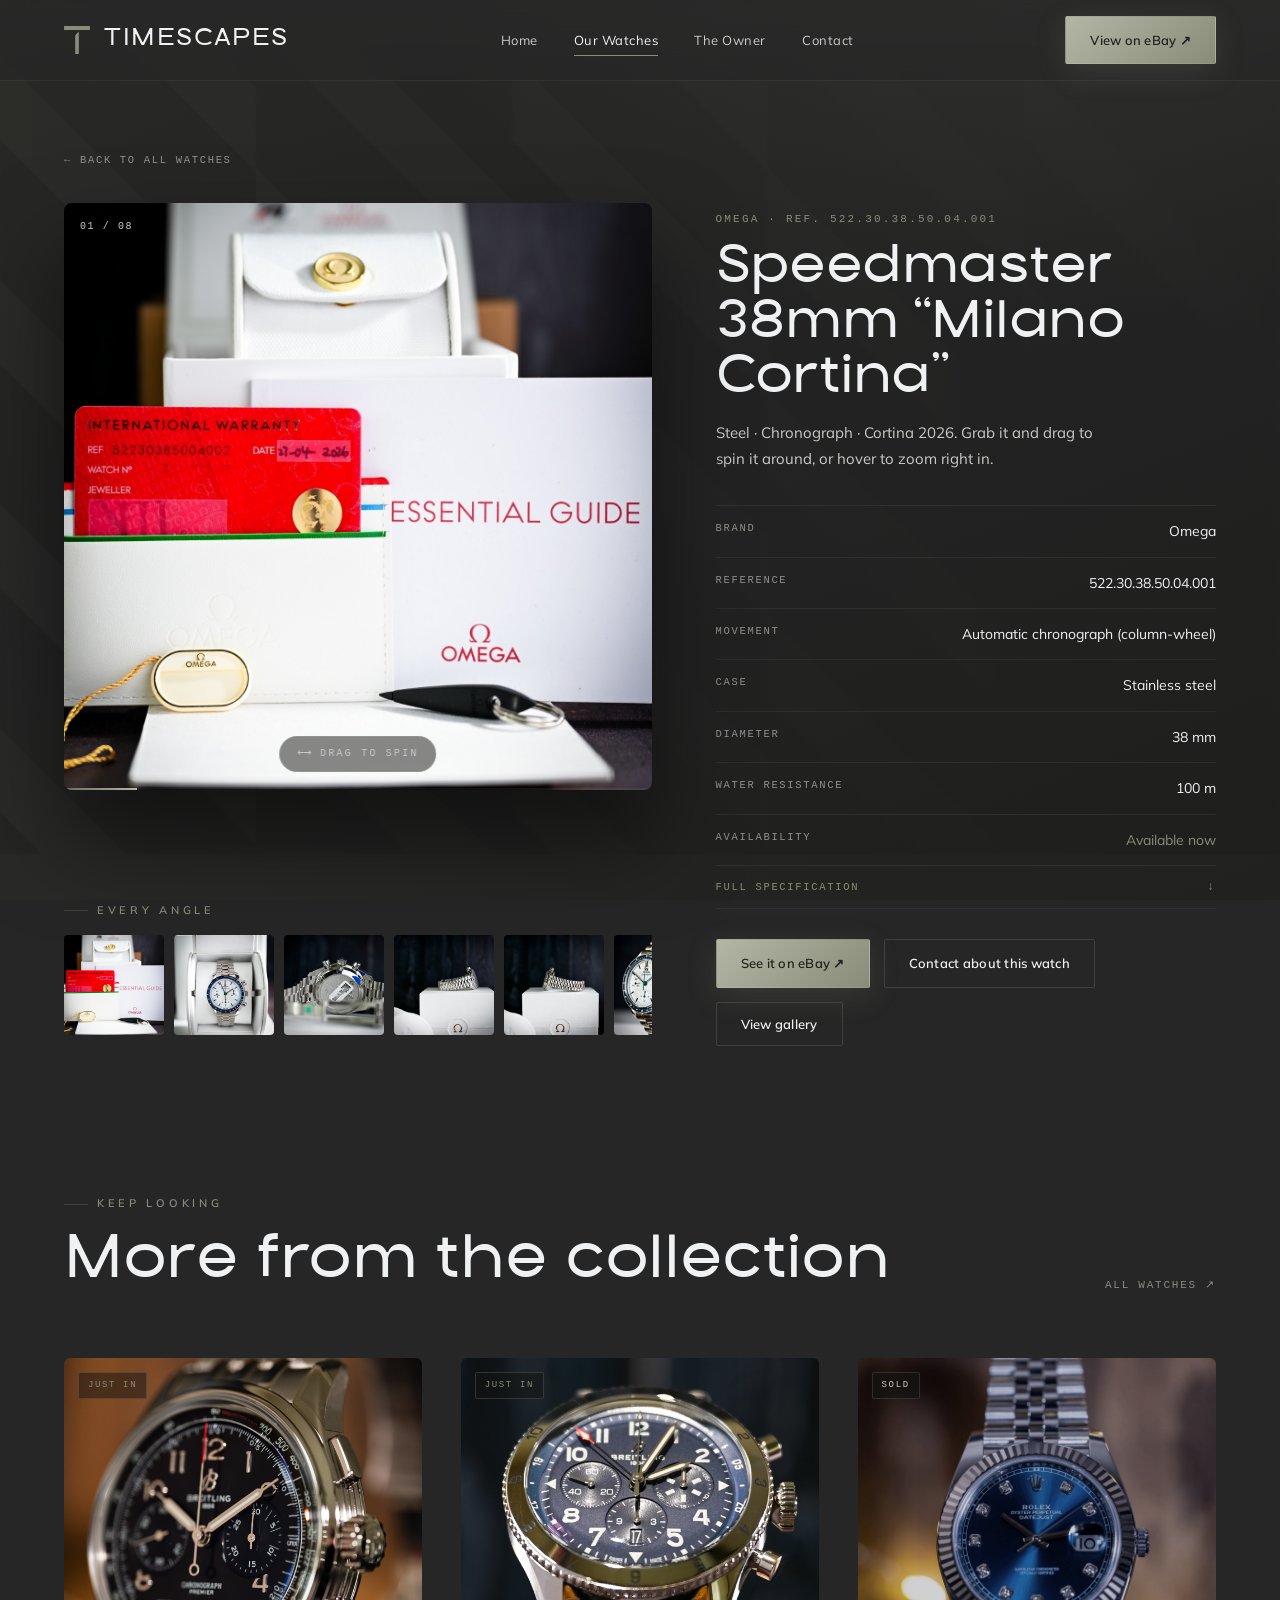
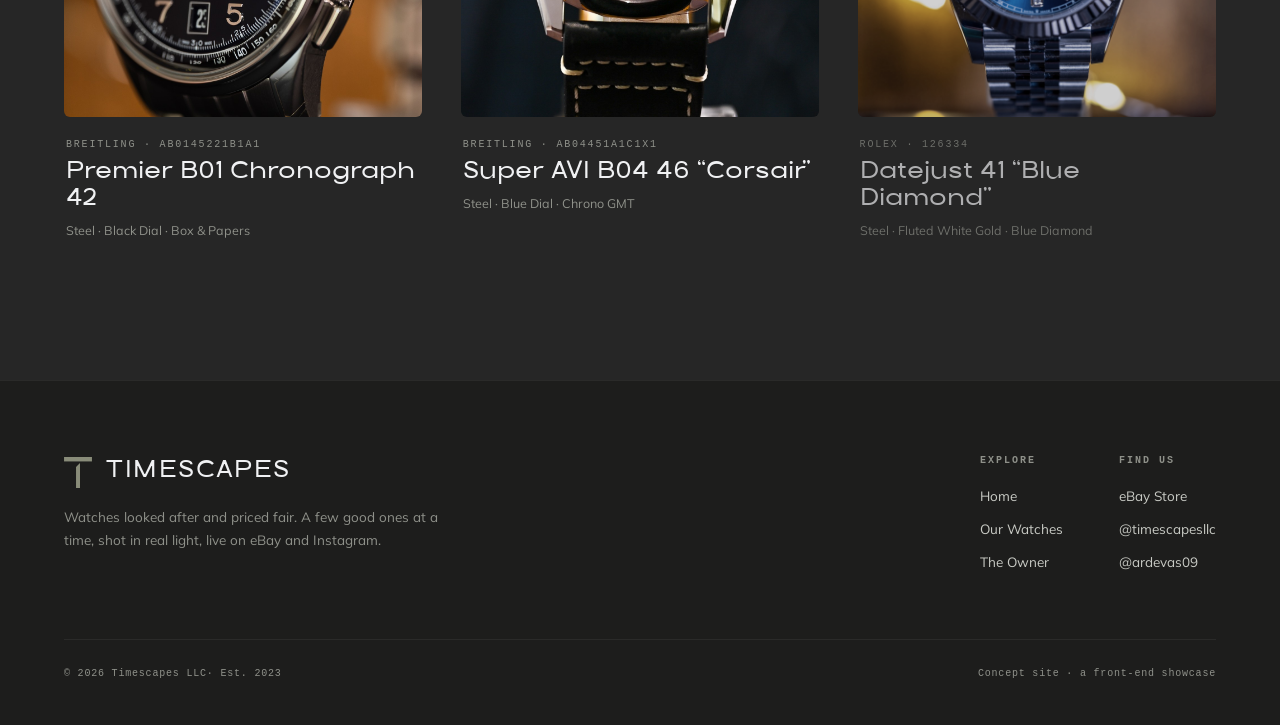
<file: watch.html>
<!DOCTYPE html>
<html lang="en">
<head>
<meta charset="UTF-8">
<meta name="viewport" content="width=device-width, initial-scale=1.0">
<meta http-equiv="Cache-Control" content="no-cache, no-store, must-revalidate">
<meta http-equiv="Pragma" content="no-cache">
<meta http-equiv="Expires" content="0">
<title>Watch · Timescapes</title>
<meta name="description" content="A single timepiece from the Timescapes lineup. Large drag-to-spin viewer, full specs, every angle in real light.">
<link rel="preconnect" href="https://fonts.googleapis.com">
<link rel="preconnect" href="https://fonts.gstatic.com" crossorigin>
<link href="https://fonts.googleapis.com/css2?family=Mulish:ital,wght@0,400;0,500;0,600;0,700;1,500&display=swap" rel="stylesheet">
<link rel="icon" href="assets/brand/icon-green.svg">
<link rel="stylesheet" href="styles.css?v=20260624h">
<script defer src="app.js?v=20260624h"></script>
</head>
<body data-page="watch">

<header class="nav" data-nav></header>

<main id="watchRoot"><!-- rendered from ?id by app.js --></main>

<footer data-footer></footer>
</body>
</html>
</file>
<file: styles.css>
/* ============================================================
   TIMESCAPES — shared styles
   Brand palette (from the Timescapes branding package):
     Charcoal  #262626   ·  Sage green #898C79  ·  Light #F0F1F3
   Type: Macaria (display) · Mulish (body) · mono for technical labels.
   The accent (sage green) is used sparingly — a focal point, not on
   every label and border. Restraint reads as "expensive".
   NOTE: the --gold* variables are kept by name for reach across the
   stylesheet, but they now carry the brand's sage-green values.
   ============================================================ */

@font-face{
  font-family:'Macaria';
  src:url('assets/fonts/Macaria.ttf') format('truetype'),
      url('assets/fonts/Macaria.otf') format('opentype');
  font-weight:300 700;font-style:normal;font-display:swap;
}

:root{
  --bg:#262626;            /* charcoal (brand Color 1) */
  --bg-2:#2c2c2a;          /* raised panel */
  --bg-3:#2e302b;          /* card */
  --ink:#f0f1f3;           /* light (brand Color 3) */
  --ink-soft:#c9cbc5;
  --muted:#8f918a;         /* greyed sage */
  --line:rgba(240,241,243,.12);       /* default hairline — neutral */
  --line-2:rgba(240,241,243,.06);
  --gold:#898c79;          /* sage green (brand Color 2) — the accent */
  --gold-bright:#b3b6a4;
  --gold-deep:#6c6f5d;
  --gold-line:rgba(137,140,121,.28);  /* sage hairline, used sparingly */

  --serif:'Macaria', 'Cormorant Garamond', Georgia, 'Times New Roman', serif;  /* display */
  --sans:'Mulish', -apple-system, BlinkMacSystemFont, 'Segoe UI', Roboto, sans-serif;
  --mono:ui-monospace, 'SF Mono', SFMono-Regular, Menlo, Consolas, monospace;

  --section:clamp(88px, 11vw, 168px);   /* generous vertical rhythm */
  --measure:32em;                        /* narrow body measure */
  --ease:cubic-bezier(.22,.61,.30,1);    /* calm, "expensive" easing */
  --container:min(1180px, 90vw);
}

*{box-sizing:border-box;margin:0;padding:0}
html{scroll-behavior:smooth}
body{
  background:var(--bg);
  color:var(--ink);
  font-family:var(--sans);
  -webkit-font-smoothing:antialiased;
  line-height:1.6;
  overflow-x:hidden;
}
/* viewport-locked backdrop: a clean charcoal grade (keeps the brand grey) with
   a soft sage depth glow. Lives on a fixed pseudo, so no background-attachment. */
body::before{
  content:"";position:fixed;inset:0;z-index:0;pointer-events:none;
  background:
    radial-gradient(1100px 720px at 84% -10%, rgba(137,140,121,.13), transparent 62%),
    radial-gradient(1200px 820px at 6% 108%, rgba(137,140,121,.05), transparent 60%),
    linear-gradient(158deg,#2c2c2a 0%,#262626 48%,#212120 100%);
}
/* faint brand pattern (from the Timescapes package) as a clean texture, not noise */
body::after{
  content:"";position:fixed;inset:0;z-index:0;pointer-events:none;
  background:url("assets/brand/pattern-dark.png") center center / cover no-repeat;
  opacity:.16;mix-blend-mode:soft-light;
}
a{color:inherit;text-decoration:none}
img{max-width:100%;display:block}
::selection{background:rgba(137,140,121,.34);color:#fff}
:focus-visible{outline:2px solid var(--gold);outline-offset:3px}

.container{width:var(--container);margin:0 auto}
.narrow{max-width:var(--measure)}
main{position:relative;z-index:1}
section{position:relative;z-index:1}

/* ---------- eyebrow (small header — wide, sage accent) ---------- */
.eyebrow{
  font-family:var(--sans);font-size:11px;font-weight:600;letter-spacing:.34em;text-transform:uppercase;
  color:var(--gold);display:inline-flex;align-items:center;gap:.8em;
}
.eyebrow::before{content:"";width:24px;height:1px;background:var(--gold-line)}
.eyebrow.center{justify-content:center}

/* ---------- display type (Macaria) ---------- */
.display{font-family:var(--serif);font-weight:500;letter-spacing:-.006em;line-height:1.02}
h1.display{font-size:clamp(48px,8vw,96px)}
h2.display{font-size:clamp(34px,5vw,60px);line-height:1.06}
.lead{font-size:clamp(17px,1.5vw,19px);color:var(--ink-soft);max-width:var(--measure);line-height:1.65}
em.accent{font-style:italic;color:transparent;
  background:linear-gradient(120deg,var(--gold-bright),var(--gold-deep));-webkit-background-clip:text;background-clip:text}

/* one allowed shimmer: a slow, subtle glint sweeping the single hero word */
@media (prefers-reduced-motion: no-preference) {
  em.accent.shimmer{
    background:linear-gradient(100deg,
      var(--gold-deep) 0%, var(--gold) 30%, var(--gold-bright) 45%,
      #eef0e6 50%, var(--gold-bright) 55%, var(--gold) 70%, var(--gold-deep) 100%);
    background-size:200% auto;
    -webkit-background-clip:text;background-clip:text;color:transparent;
    animation:shine 5.5s linear infinite}
}
@keyframes shine{from{background-position:0% center}to{background-position:-200% center}}

/* ---------- reveal on scroll (the one ambient effect, refined + slow) ---------- */
[data-reveal]{opacity:0;transform:translateY(20px);transition:opacity 1.1s var(--ease),transform 1.1s var(--ease)}
[data-reveal].in{opacity:1;transform:none}
/* safety: if the reveal observer never fires (JS failure / stalled), show everything */
html.reveal-fallback [data-reveal]{opacity:1!important;transform:none!important}
[data-delay="1"]{transition-delay:.10s}[data-delay="2"]{transition-delay:.20s}
[data-delay="3"]{transition-delay:.30s}[data-delay="4"]{transition-delay:.40s}

/* ============ buttons ============ */
.btn{
  font-family:var(--sans);font-size:13px;font-weight:600;letter-spacing:.02em;
  padding:13px 24px;border-radius:2px;cursor:pointer;display:inline-flex;align-items:center;gap:.5em;
  transition:transform .25s var(--ease),box-shadow .3s var(--ease),background .3s,color .3s,border-color .3s;
  border:1px solid transparent;background:transparent;white-space:nowrap;
}
.btn--gold{color:#20211d;background:linear-gradient(135deg,var(--gold-bright),var(--gold));
  box-shadow:0 8px 30px rgba(137,140,121,.20)}
.btn--gold:hover{transform:translateY(-2px);box-shadow:0 14px 38px rgba(137,140,121,.30)}
.btn--ghost{border-color:var(--line);color:var(--ink)}
.btn--ghost:hover{border-color:var(--gold);color:var(--gold)}

/* ============ nav ============ */
.nav{position:sticky;top:0;z-index:50;background:rgba(38,38,38,.66);
  backdrop-filter:blur(16px);-webkit-backdrop-filter:blur(16px);border-bottom:1px solid var(--line-2)}
.nav__row{display:flex;align-items:center;justify-content:space-between;height:80px;gap:16px}
.brand{display:flex;align-items:center;gap:.6em;font-family:var(--serif);font-size:24px;font-weight:500;letter-spacing:.06em;line-height:1;text-transform:uppercase}
.brand img{width:26px;height:auto;object-fit:contain}
.nav__links{display:flex;gap:36px;align-items:center}
.nav__links a{font-size:13px;color:var(--ink-soft);letter-spacing:.04em;transition:color .3s;position:relative;padding:4px 0}
.nav__links a::after{content:"";position:absolute;left:0;bottom:-2px;width:0;height:1px;background:var(--gold);transition:width .35s var(--ease)}
.nav__links a:hover{color:var(--ink)}
.nav__links a.active{color:var(--ink)}
.nav__links a.active::after,.nav__links a:hover::after{width:100%}
.nav__cta{display:flex;align-items:center;gap:14px}
.menu-btn{display:none;background:none;border:1px solid var(--line);border-radius:2px;
  width:44px;height:40px;cursor:pointer;flex-direction:column;gap:4px;align-items:center;justify-content:center}
.menu-btn span{width:18px;height:1.5px;background:var(--ink);transition:.3s}

/* ============ footer ============ */
footer{padding:72px 0 44px;border-top:1px solid var(--line-2);background:#1d1d1c;position:relative;z-index:1;margin-top:var(--section)}
.foot__row{display:flex;justify-content:space-between;align-items:flex-start;gap:40px;flex-wrap:wrap}
.foot__brand{display:flex;flex-direction:column;gap:14px;max-width:24em}
.foot__brand .fb-top{display:flex;align-items:center;gap:.6em;font-family:var(--serif);font-size:24px;font-weight:500;letter-spacing:.06em;text-transform:uppercase}
.foot__brand .fb-top img{width:28px;height:auto;object-fit:contain}
.foot__brand p{font-size:13.5px;color:var(--muted);line-height:1.7}
.foot__links{display:flex;gap:56px;flex-wrap:wrap}
.foot__col h5{font-family:var(--mono);font-size:10px;letter-spacing:.2em;text-transform:uppercase;color:var(--muted);margin-bottom:16px}
.foot__col a{display:block;font-size:13.5px;color:var(--ink-soft);margin-bottom:11px;transition:color .3s}
.foot__col a:hover{color:var(--gold)}
.foot__bottom{display:flex;justify-content:space-between;align-items:center;gap:16px;flex-wrap:wrap;
  margin-top:56px;padding-top:26px;border-top:1px solid var(--line-2)}
.foot__bottom small{font-family:var(--mono);font-size:10px;letter-spacing:.08em;color:var(--muted)}

/* ============ HERO (home) ============ */
.hero{padding:clamp(60px,9vw,120px) 0 var(--section)}
.hero__grid{display:grid;grid-template-columns:1.05fr .95fr;gap:clamp(40px,6vw,90px);align-items:center}
.hero h1{margin:26px 0 0}
.hero h1 .ln2{display:block}
.hero .lead{margin-top:30px}
.hero .cta-row{display:flex;gap:16px;margin-top:40px;flex-wrap:wrap}

/* live watch focal */
.livewatch{position:relative;display:flex;flex-direction:column;align-items:center;gap:22px;perspective:1200px}
.livewatch__face{position:relative;width:min(440px,86%);aspect-ratio:1/1;display:grid;place-items:center;
  transition:transform .55s var(--ease)}
.livewatch__face::before{content:"";position:absolute;inset:6%;border-radius:50%;z-index:0;
  background:radial-gradient(circle,rgba(137,140,121,.16),transparent 66%);filter:blur(26px);
  animation:lwBreathe 6.5s var(--ease) infinite}
@keyframes lwBreathe{0%,100%{opacity:.8;transform:scale(.99)}50%{opacity:1;transform:scale(1.05)}}
.livewatch__face svg{position:relative;z-index:1;width:100%;height:auto;filter:drop-shadow(0 40px 60px rgba(0,0,0,.55))}
/* periodic specular glint sweeping across the sapphire */
.livewatch__glint{position:absolute;inset:4%;border-radius:50%;overflow:hidden;pointer-events:none;z-index:4;mix-blend-mode:screen}
.livewatch__glint::before{content:"";position:absolute;top:-25%;left:-60%;width:45%;height:150%;
  background:linear-gradient(90deg,transparent,rgba(255,255,255,.16),transparent);
  transform:rotate(16deg);animation:lwGlint 8s var(--ease) infinite}
@keyframes lwGlint{0%{left:-60%}16%{left:120%}100%{left:120%}}
/* soft highlight that tracks the cursor across the glass (fades in on hover) */
.livewatch__glare{position:absolute;inset:4%;border-radius:50%;pointer-events:none;z-index:5;opacity:0;
  transition:opacity .5s ease;mix-blend-mode:screen;
  background:radial-gradient(circle at var(--gx,50%) var(--gy,38%),rgba(255,255,255,.18),rgba(255,255,255,.05) 24%,transparent 52%)}
.livewatch.lw-live .livewatch__glare{opacity:1}
@media(prefers-reduced-motion:reduce){
  .livewatch__face{transition:none}
  .livewatch__face::before{animation:none}
  .livewatch__glint::before{animation:none}
}
.livewatch__meta{display:flex;align-items:center;gap:18px}
.livewatch__chip{font-family:var(--mono);font-size:10px;letter-spacing:.22em;text-transform:uppercase;color:var(--muted)}
.livewatch__chip b{color:var(--gold);font-weight:500}
.livewatch__toggle{font-family:var(--mono);font-size:9.5px;letter-spacing:.16em;text-transform:uppercase;color:var(--ink-soft);
  background:transparent;border:1px solid var(--line);border-radius:20px;padding:6px 14px;cursor:pointer;transition:all .3s}
.livewatch__toggle:hover{border-color:var(--gold);color:var(--gold)}

/* ============ brand statement ============ */
.statement{padding:var(--section) 0;text-align:center}
.statement .display{margin:22px auto 0;max-width:16em}
.statement .lead{margin:28px auto 0;text-align:center}

/* ============ generic section wrappers ============ */
.collection{padding:var(--section) 0}
.page-head{padding:clamp(56px,8vw,110px) 0 0}
.page-head .lead{margin-top:24px}
.inv-tools{display:flex;justify-content:space-between;align-items:flex-end;gap:24px;flex-wrap:wrap;margin-bottom:clamp(30px,4vw,52px)}
.inv-tools .filters{margin-bottom:0}
.as-btn{background:none;border:none;cursor:pointer;font-family:var(--mono);font-size:11px;letter-spacing:.16em;text-transform:uppercase;color:var(--gold);white-space:nowrap}
.as-btn:hover{opacity:.7}
.inv-banner{margin-top:var(--section)}
.inv-banner img{width:100%;height:auto;display:block;opacity:.9}

/* ============ section heading block ============ */
.sec-head{display:flex;justify-content:space-between;align-items:flex-end;gap:30px;flex-wrap:wrap;margin-bottom:clamp(40px,5vw,68px)}
.sec-head h2{margin-top:18px}
.sec-head .meta{font-family:var(--mono);font-size:11px;color:var(--muted);letter-spacing:.04em;max-width:24em;text-align:right;line-height:1.7}
.sec-head a.more-link{font-family:var(--mono);font-size:11px;letter-spacing:.16em;text-transform:uppercase;color:var(--gold);white-space:nowrap}
.sec-head a.more-link:hover{opacity:.7}

/* ============ CARD (shared, image-forward, calm) ============ */
.cards{display:grid;gap:clamp(20px,3vw,40px)}
.cards--3{grid-template-columns:repeat(3,1fr)}
.cards--4{grid-template-columns:repeat(4,1fr)}
.card{display:block;position:relative;background:transparent}
.card__media{position:relative;aspect-ratio:1/1;overflow:hidden;border-radius:6px;background:#1f1f1e}
.card__media img{width:100%;height:100%;object-fit:cover;transition:transform 1.1s var(--ease),opacity .6s}
.card:hover .card__media img{transform:scale(1.045)}
.card__badge{position:absolute;top:14px;left:14px;z-index:2;font-family:var(--mono);font-size:9px;letter-spacing:.18em;
  text-transform:uppercase;color:var(--gold);background:rgba(20,20,19,.5);backdrop-filter:blur(4px);
  border:1px solid var(--gold-line);border-radius:2px;padding:5px 9px}
.card__info{padding:20px 2px 0;transition:transform .5s var(--ease)}
.card:hover .card__info{transform:translateY(-2px)}
.card__brand{font-family:var(--mono);font-size:10px;letter-spacing:.18em;text-transform:uppercase;color:var(--muted)}
.card__name{font-family:var(--serif);font-size:24px;font-weight:500;line-height:1.12;margin-top:7px}
.card__spec{font-size:12.5px;color:var(--muted);margin-top:6px}

/* ============ inventory filters ============ */
.filters{display:flex;gap:10px;flex-wrap:wrap;margin-bottom:clamp(36px,4vw,56px)}
.filter{font-family:var(--mono);font-size:10.5px;letter-spacing:.14em;text-transform:uppercase;
  padding:9px 16px;border-radius:30px;border:1px solid var(--line);color:var(--ink-soft);
  background:transparent;cursor:pointer;transition:all .3s}
.filter:hover{border-color:var(--gold);color:var(--gold)}
.filter.active{background:var(--ink);color:#20211d;border-color:var(--ink)}
.card.hide{display:none}
#inventoryGrid{transition:opacity .2s var(--ease)}
.filter:disabled{opacity:.26;cursor:default;pointer-events:none;border-color:var(--line);color:var(--muted)}
.filter-div{flex:0 0 auto;align-self:center;width:1px;height:18px;background:var(--line-2);margin:0 6px}
.inv-aux{display:flex;align-items:center;gap:20px;flex-wrap:wrap}
.inv-count{font-family:var(--mono);font-size:11px;letter-spacing:.08em;color:var(--muted);white-space:nowrap}
.inv-sort{display:inline-flex;align-items:center;gap:9px;font-family:var(--mono);font-size:9px;letter-spacing:.18em;text-transform:uppercase;color:var(--muted)}
.inv-sort select{font-family:var(--mono);font-size:11px;letter-spacing:.03em;text-transform:none;color:var(--ink-soft);background:transparent;
  border:1px solid var(--line);border-radius:30px;padding:7px 30px 7px 13px;cursor:pointer;-webkit-appearance:none;appearance:none;
  background-image:url("data:image/svg+xml,%3Csvg xmlns='http://www.w3.org/2000/svg' width='10' height='6' viewBox='0 0 10 6'%3E%3Cpath d='M1 1l4 4 4-4' fill='none' stroke='%23b6a86a' stroke-width='1.4'/%3E%3C/svg%3E");
  background-repeat:no-repeat;background-position:right 12px center}
.inv-sort select:hover{border-color:var(--gold)}
.inv-sort option{background:var(--bg-2);color:var(--ink)}
.inv-empty{grid-column:1/-1;text-align:center;padding:54px 0;color:var(--muted);font-family:var(--mono);font-size:12px;letter-spacing:.05em}
.inv-empty button{background:none;border:none;color:var(--gold);font:inherit;cursor:pointer;text-decoration:underline;margin-left:8px;letter-spacing:.05em}
@media(max-width:600px){ .inv-aux{width:100%;justify-content:flex-start} .filter-div{display:none} }

/* ============ SPIN VIEWER (signature interaction) ============ */
.spin{position:relative;width:100%;aspect-ratio:1/1;border-radius:8px;overflow:hidden;
  background:#1f1f1e;touch-action:none;cursor:grab;user-select:none;-webkit-user-select:none}
.spin:active{cursor:grabbing}
.spin__frames{position:absolute;inset:0}
.spin__frames img{position:absolute;inset:0;width:100%;height:100%;object-fit:cover;
  opacity:0;pointer-events:none;-webkit-user-drag:none;user-drag:none;transition:opacity .12s linear}
.spin__frames img.is-active{opacity:1}
.spin__loupe{position:absolute;width:190px;height:190px;border-radius:50%;pointer-events:none;
  border:1px solid var(--gold-line);box-shadow:0 10px 34px rgba(0,0,0,.5),inset 0 0 16px rgba(0,0,0,.4);
  background-repeat:no-repeat;opacity:0;transition:opacity .25s;z-index:6;will-change:transform}
.spin.loupe-on .spin__loupe{opacity:1}
.spin__hint{position:absolute;left:50%;bottom:18px;transform:translateX(-50%);z-index:4;
  font-family:var(--mono);font-size:10px;letter-spacing:.22em;text-transform:uppercase;color:var(--ink-soft);
  background:rgba(20,20,19,.5);backdrop-filter:blur(4px);border:1px solid var(--line);border-radius:30px;
  padding:9px 17px;display:flex;align-items:center;gap:.7em;transition:opacity .5s;pointer-events:none;white-space:nowrap}
.spin__hint .swipe{display:inline-block;animation:swipeNudge 2.4s ease-in-out infinite}
@keyframes swipeNudge{0%,100%{transform:translateX(-4px)}50%{transform:translateX(4px)}}
.spin.touched .spin__hint{opacity:0}
.spin__nav{position:absolute;top:14px;right:14px;z-index:7;display:flex;align-items:center;gap:8px;opacity:0;transition:opacity .35s}
.spin:hover .spin__nav,.spin:focus-within .spin__nav{opacity:1}
.spin__nav button{width:34px;height:34px;border-radius:50%;border:1px solid var(--line);
  background:rgba(20,20,19,.55);color:var(--ink);cursor:pointer;font-size:15px;line-height:1;display:grid;place-items:center;transition:all .3s}
.spin__nav button:hover{border-color:var(--gold);color:var(--gold)}
.spin__count{position:absolute;top:16px;left:16px;z-index:4;font-family:var(--mono);font-size:10px;
  letter-spacing:.16em;color:var(--ink-soft)}
.spin__bar{position:absolute;left:0;right:0;bottom:0;height:2px;z-index:7;background:rgba(255,255,255,.06)}
.spin__bar i{display:block;height:100%;width:12.5%;background:linear-gradient(90deg,var(--gold-deep),var(--gold-bright));transition:width .14s linear}
.spin__loading{position:absolute;inset:0;display:grid;place-items:center;z-index:8;
  font-family:var(--mono);font-size:10px;letter-spacing:.2em;text-transform:uppercase;color:var(--muted);
  background:#1f1f1e;transition:opacity .5s}
.spin__loading.gone{opacity:0;pointer-events:none}

/* ============ WATCH DETAIL ============ */
.detail{padding:clamp(40px,5vw,72px) 0 0}
.detail__back{font-family:var(--mono);font-size:10.5px;letter-spacing:.16em;text-transform:uppercase;color:var(--muted);
  display:inline-flex;gap:.6em;transition:color .3s;margin-bottom:34px}
.detail__back:hover{color:var(--gold)}
.detail__grid{display:grid;grid-template-columns:1.08fr .92fr;gap:clamp(40px,5vw,80px);align-items:start;grid-template-areas:"spin info" "gallery info"}
.detail__spin{position:relative;grid-area:spin}
.detail__spin .spin{box-shadow:0 50px 90px rgba(0,0,0,.5)}
.detail__info{padding-top:8px;grid-area:info}
.detail__brand{font-family:var(--mono);font-size:11px;letter-spacing:.2em;text-transform:uppercase;color:var(--gold)}
.detail__name{font-family:var(--serif);font-size:clamp(34px,4.4vw,52px);font-weight:500;line-height:1.05;letter-spacing:-.01em;margin:14px 0 0}
.detail__spec-line{font-size:15px;color:var(--ink-soft);margin-top:14px;max-width:26em;line-height:1.7}
.specs{margin:34px 0 0;border-top:1px solid var(--line-2)}
.specs div{display:flex;justify-content:space-between;gap:20px;padding:14px 0;border-bottom:1px solid var(--line-2)}
.specs dt{font-family:var(--mono);font-size:10.5px;letter-spacing:.16em;text-transform:uppercase;color:var(--muted)}
.specs dd{font-size:14px;color:var(--ink);text-align:right}
.specs dd.placeholder{color:var(--ink-soft)}
.specs dd .ph{display:block;font-family:var(--mono);font-size:9px;letter-spacing:.12em;text-transform:uppercase;color:var(--muted);margin-top:3px}
.specs--cont{margin:0;border-top:none}
.specs-toggle{display:flex;align-items:center;justify-content:space-between;gap:12px;width:100%;background:none;border:none;
  border-bottom:1px solid var(--line-2);cursor:pointer;padding:14px 0;font-family:var(--mono);font-size:10.5px;
  letter-spacing:.16em;text-transform:uppercase;color:var(--gold);transition:color .25s}
.specs-toggle:hover{color:var(--gold-bright)}
.specs-toggle__chev{font-size:12px;transition:transform .4s var(--ease)}
.specs-toggle.open .specs-toggle__chev{transform:rotate(180deg)}
.specs-more{max-height:0;overflow:hidden;transition:max-height .45s var(--ease)}
@media(prefers-reduced-motion:reduce){ .specs-more,.specs-toggle__chev{transition:none} }
.wears{margin-top:30px;padding-top:26px;border-top:1px solid var(--line-2)}
.wears__head{margin-bottom:16px}
.wears__t{display:block;font-family:var(--mono);font-size:11px;letter-spacing:.18em;text-transform:uppercase;color:var(--gold)}
.wears__sub{display:block;margin-top:7px;font-size:13px;line-height:1.5;color:var(--muted);max-width:48ch}
.wears__svg{width:100%;height:auto;max-width:560px;display:block}
.wv-case{fill:var(--bg-3);stroke:var(--gold-line);stroke-width:1.5}
.wv-env{fill:none;stroke:var(--line-2);stroke-width:1;stroke-dasharray:3 4}
.wv-lug{fill:var(--bg-3);stroke:var(--gold-line);stroke-width:1}
.wv-crystal{fill:none;stroke:var(--gold-line);stroke-width:1;opacity:.65}
.wv-dim{stroke:var(--muted);stroke-width:1}
.wv-num{fill:var(--ink-soft);font-family:var(--mono);font-size:11px;letter-spacing:.03em}
.wv-cap{fill:var(--muted);font-family:var(--mono);font-size:9px;letter-spacing:.18em}
.detail__cta{display:flex;gap:14px;flex-wrap:wrap;margin-top:30px}
.detail__gallery{grid-area:gallery;margin-top:clamp(26px,3vw,40px)}
.gallery-strip{display:flex;gap:10px;overflow-x:auto;padding-bottom:10px;scrollbar-width:thin;scrollbar-color:var(--line-2) transparent}
.gallery-strip::-webkit-scrollbar{height:6px}
.gallery-strip::-webkit-scrollbar-track{background:transparent}
.gallery-strip::-webkit-scrollbar-thumb{background:var(--line-2);border-radius:6px}
.gallery-strip:hover::-webkit-scrollbar-thumb{background:var(--gold-deep)}
.gallery-strip img{width:100px;height:100px;flex:0 0 auto;object-fit:cover;border-radius:4px;cursor:pointer;
  opacity:.78;transition:opacity .4s,transform .5s var(--ease)}
.gallery-strip img:hover{opacity:1;transform:translateY(-3px)}
.more{padding:var(--section) 0 0}

/* ============ comparison slider ============ */
.compare{padding:var(--section) 0}
.compare__wrap{display:grid;grid-template-columns:.9fr 1.1fr;gap:clamp(36px,5vw,72px);align-items:center}
.cmp{position:relative;aspect-ratio:1/1;border-radius:8px;overflow:hidden;touch-action:none;user-select:none;-webkit-user-select:none}
.cmp img{position:absolute;inset:0;width:100%;height:100%;object-fit:cover;-webkit-user-drag:none}
.cmp .top{clip-path:inset(0 0 0 50%)}
.cmp__divider{position:absolute;top:0;bottom:0;left:50%;width:1px;background:var(--gold);transform:translateX(-.5px);cursor:ew-resize;z-index:4}
.cmp__divider::before{content:"";position:absolute;top:50%;left:50%;transform:translate(-50%,-50%);
  width:44px;height:44px;border-radius:50%;background:rgba(20,20,19,.6);border:1px solid var(--gold)}
.cmp__divider::after{content:"\2194";position:absolute;top:50%;left:50%;transform:translate(-50%,-50%);color:var(--gold);font-size:15px}
.cmp__label{position:absolute;bottom:14px;z-index:3;font-family:var(--mono);font-size:9.5px;letter-spacing:.18em;
  text-transform:uppercase;color:var(--ink);background:rgba(20,20,19,.5);border-radius:2px;padding:5px 10px;pointer-events:none}
.cmp__label.l{left:14px}.cmp__label.r{right:14px}

/* ============ editorial IG grid ============ */
.feed{padding:var(--section) 0}
.feed__grid{display:grid;grid-template-columns:repeat(4,1fr);gap:clamp(14px,1.6vw,22px);margin-top:clamp(34px,4vw,52px)}
.feed__tile{position:relative;aspect-ratio:1/1;overflow:hidden;border-radius:6px;cursor:pointer;background:#1f1f1e}
.feed__tile img{width:100%;height:100%;object-fit:cover;transition:transform 1.1s var(--ease)}
.feed__tile:hover img{transform:scale(1.05)}

/* ============ OWNER ============ */
.owner-hero{position:relative;overflow:hidden;min-height:92vh;display:flex;align-items:flex-end;
  border-bottom:1px solid var(--line-2)}
.owner-hero__bg{position:absolute;inset:0;z-index:0}
.owner-hero__bg video{width:100%;height:100%;object-fit:cover}
.owner-hero__bg::after{content:"";position:absolute;inset:0;
  background:linear-gradient(0deg,rgba(28,28,27,.96) 4%,rgba(28,28,27,.5) 46%,rgba(28,28,27,.25) 100%)}
.owner-hero__inner{position:relative;z-index:1;padding-bottom:clamp(56px,8vw,110px);width:100%}
.owner-hero h1{margin-top:18px}
.owner-hero .handle{font-family:var(--mono);font-size:13px;color:var(--gold);letter-spacing:.1em;margin-top:14px}
.owner-bio{padding:var(--section) 0}
.owner-bio__grid{display:grid;grid-template-columns:1fr 1fr;gap:clamp(40px,6vw,90px);align-items:center}
.owner-bio p{font-size:clamp(17px,1.7vw,21px);color:var(--ink-soft);line-height:1.7;max-width:32em;font-family:var(--serif);font-weight:500}
.stats{display:grid;grid-template-columns:1fr 1fr;gap:clamp(28px,4vw,48px)}
.stats div{display:flex;flex-direction:column}
.stats b{font-family:var(--serif);font-size:clamp(38px,4.4vw,54px);font-weight:500;color:var(--ink);line-height:1}
.stats small{font-family:var(--mono);font-size:10px;letter-spacing:.16em;text-transform:uppercase;color:var(--muted);margin-top:10px}

/* veteran credential badge (owner page) */
.creds{display:flex;flex-wrap:wrap;gap:14px;margin-top:30px}
.cred{display:inline-flex;align-items:center;gap:.7em;font-family:var(--mono);font-size:10.5px;letter-spacing:.16em;
  text-transform:uppercase;color:var(--ink-soft);border:1px solid var(--gold-line);border-radius:30px;padding:10px 18px;background:rgba(137,140,121,.06)}
.cred b{color:var(--gold);font-weight:600}

/* brand film */
.film{position:relative;overflow:hidden;min-height:84vh;display:grid;place-items:center;
  border-top:1px solid var(--line-2);border-bottom:1px solid var(--line-2)}
.film__bg{position:absolute;inset:0;z-index:0;cursor:zoom-in}
.film__bg video{width:100%;height:100%;object-fit:cover}
.film__bg::after{content:"";position:absolute;inset:0;
  background:radial-gradient(120% 120% at 50% 45%,transparent,rgba(28,28,27,.84)),linear-gradient(0deg,rgba(28,28,27,.8),rgba(28,28,27,.3))}
.film__inner{position:relative;z-index:1;text-align:center;padding:clamp(80px,10vw,140px) 0}
.film h2{margin:20px 0 0}
.film p{margin:26px auto 0;max-width:30em;color:var(--ink-soft);font-size:16px}
.film__play{margin-top:36px;display:inline-flex;align-items:center;gap:.7em;cursor:pointer;
  font-family:var(--sans);font-size:13px;font-weight:600;color:var(--ink);
  background:rgba(20,20,19,.35);border:1px solid var(--line);border-radius:30px;padding:12px 22px;transition:all .3s}
.film__play:hover{border-color:var(--gold);color:var(--gold)}
.film__play .pp{display:grid;place-items:center;width:24px;height:24px;border-radius:50%;
  background:linear-gradient(135deg,var(--gold-bright),var(--gold));color:#20211d;font-size:10px}

/* ============ WHY (condensed — three sentences) ============ */
.why{padding:var(--section) 0;text-align:center}
.why__lead{font-family:var(--serif);font-weight:500;font-size:clamp(24px,3.4vw,40px);color:var(--ink);
  line-height:1.3;max-width:18em;margin:26px auto 0;letter-spacing:-.008em}

/* ============ CLOSER — "sell the watches" (home) ============ */
.closer{padding:var(--section) 0;border-top:1px solid var(--line-2)}
.closer__grid{display:grid;grid-template-columns:1fr 1fr;gap:clamp(40px,6vw,90px);align-items:center}
.closer__copy h2{margin:18px 0 0}
.closer__copy .lead{margin-top:26px}
.closer__copy .cta-row{display:flex;gap:16px;margin-top:36px;flex-wrap:wrap}
.closer__feature{position:relative;display:block;border-radius:10px;overflow:hidden;aspect-ratio:4/5;
  box-shadow:0 40px 80px rgba(0,0,0,.5)}
.closer__feature img{width:100%;height:100%;object-fit:cover;transition:transform 1.2s var(--ease)}
.closer__feature:hover img{transform:scale(1.05)}
.closer__feature::after{content:"";position:absolute;inset:0;background:linear-gradient(0deg,rgba(20,20,19,.82),transparent 56%)}
.closer__tag{position:absolute;left:22px;bottom:22px;z-index:2}
.closer__tag span{font-family:var(--mono);font-size:9.5px;letter-spacing:.18em;text-transform:uppercase;color:var(--gold)}
.closer__tag b{display:block;font-family:var(--serif);font-size:24px;font-weight:500;color:var(--ink);margin-top:6px;line-height:1.15}

/* ============ PHOTO LIGHTBOX ============ */
.lightbox{position:fixed;inset:0;z-index:120;background:rgba(20,20,19,.96);backdrop-filter:blur(8px);
  display:flex;flex-direction:column;opacity:0;visibility:hidden;transition:opacity .4s,visibility .4s}
.lightbox.open{opacity:1;visibility:visible}
.lb__bar{display:flex;align-items:center;justify-content:space-between;gap:16px;padding:20px 24px}
.lb__filters{display:flex;gap:8px;flex-wrap:wrap}
.lb__chip{font-family:var(--mono);font-size:9.5px;letter-spacing:.12em;text-transform:uppercase;
  padding:7px 13px;border-radius:20px;border:1px solid var(--line);color:var(--ink-soft);cursor:pointer;background:transparent;transition:all .3s}
.lb__chip.active{background:var(--ink);color:#20211d;border-color:var(--ink)}
.lb__close{background:none;border:1px solid var(--line);color:var(--ink);width:44px;height:44px;border-radius:50%;cursor:pointer;font-size:18px;flex:0 0 auto}
.lb__close:hover{border-color:var(--gold);color:var(--gold)}
.lb__stage{flex:1;display:flex;align-items:center;justify-content:center;gap:18px;padding:0 18px 18px;min-height:0}
.lb__img{max-width:min(88vw,860px);max-height:78vh;border-radius:8px;object-fit:contain}
.lb__arrow{background:rgba(40,40,39,.6);border:1px solid var(--line);color:var(--ink);width:48px;height:48px;border-radius:50%;cursor:pointer;font-size:18px;flex:0 0 auto}
.lb__arrow:hover{border-color:var(--gold);color:var(--gold)}
.lb__thumbs{display:flex;gap:8px;overflow-x:auto;padding:14px 24px 24px;scrollbar-width:thin}
.lb__thumbs img{width:60px;height:60px;border-radius:4px;object-fit:cover;cursor:pointer;opacity:.45;border:1px solid transparent;flex:0 0 auto;transition:opacity .3s,border-color .3s}
.lb__thumbs img.active{opacity:1;border-color:var(--gold)}

/* ============ MEDIA LIGHTBOX (film) ============ */
.mlb{position:fixed;inset:0;z-index:130;background:rgba(20,20,19,.58);backdrop-filter:blur(14px);
  display:flex;flex-direction:column;align-items:center;justify-content:center;gap:18px;padding:48px;
  opacity:0;visibility:hidden;transition:opacity .45s,visibility .45s}
.mlb.open{opacity:1;visibility:visible}
.mlb__ambient{position:absolute;inset:0;z-index:0;overflow:hidden;pointer-events:none}
.mlb__ambient video,.mlb__ambient img{position:absolute;inset:-18%;width:136%;height:136%;object-fit:cover;
  opacity:0;transition:opacity 1.1s ease;filter:blur(72px) saturate(1.5) brightness(.8);transform:scale(1.08)}
.mlb__ambient .show{opacity:.72}
.mlb__stage{position:relative;z-index:2;display:flex;align-items:center;justify-content:center;transform:scale(.94);transition:transform .55s var(--ease)}
.mlb.open .mlb__stage{transform:scale(1)}
.mlb__stage video,.mlb__stage img{max-width:92vw;max-height:80vh;border-radius:8px;box-shadow:0 50px 110px rgba(0,0,0,.7);display:none}
.mlb__stage video.show,.mlb__stage img.show{display:block}
.mlb__close{position:absolute;top:24px;right:26px;z-index:3;width:46px;height:46px;border-radius:50%;border:1px solid var(--line);
  background:rgba(40,40,39,.6);color:var(--ink);font-size:18px;cursor:pointer}
.mlb__close:hover{border-color:var(--gold);color:var(--gold)}
.mlb__cap{position:relative;z-index:2;font-family:var(--mono);font-size:10px;letter-spacing:.18em;text-transform:uppercase;color:var(--ink-soft)}

/* ============ back to top (a little watch that also reads as "up") ============ */
.totop{position:fixed;right:26px;bottom:26px;z-index:60;width:52px;height:52px;border-radius:50%;
  border:1px solid var(--gold-line);background:rgba(38,38,38,.78);backdrop-filter:blur(8px);color:var(--ink-soft);
  cursor:pointer;display:grid;place-items:center;padding:0;
  box-shadow:0 10px 26px rgba(0,0,0,.4),inset 0 1px 0 rgba(255,255,255,.06);
  opacity:0;transform:translateY(10px) scale(.94);pointer-events:none;
  transition:opacity .4s var(--ease),transform .4s var(--ease),border-color .3s,color .3s,box-shadow .3s}
.totop.show{opacity:1;transform:none;pointer-events:auto}
.totop svg{width:30px;height:30px;display:block}
.totop .totop__hands{transition:transform .35s var(--ease);transform-origin:24px 24px}
.totop:hover{border-color:var(--gold);color:var(--gold);box-shadow:0 14px 32px rgba(0,0,0,.5),0 0 0 3px rgba(137,140,121,.16)}
.totop:hover .totop__hands{transform:translateY(-2.5px)}
@media(prefers-reduced-motion:reduce){ .totop .totop__hands{transition:none} }

/* ============ responsive ============ */
@media(max-width:1000px){
  .cards--4{grid-template-columns:repeat(2,1fr)}
  .cards--3{grid-template-columns:repeat(2,1fr)}
  .feed__grid{grid-template-columns:repeat(2,1fr)}
}
@media(max-width:900px){
  .nav__links{display:none}
  .nav__links.open{display:flex;position:absolute;top:80px;left:0;right:0;flex-direction:column;gap:0;
    background:rgba(38,38,38,.98);border-bottom:1px solid var(--line);padding:8px 5vw 20px}
  .nav__links.open a{padding:15px 0;border-bottom:1px solid var(--line-2)}
  .menu-btn{display:flex}
  .hero__grid{grid-template-columns:1fr;gap:48px}
  .hero__visual{order:-1}
  .detail__grid{grid-template-columns:1fr;gap:40px;grid-template-areas:"spin" "info" "gallery"}
  .compare__wrap{grid-template-columns:1fr;gap:30px}
  .owner-bio__grid{grid-template-columns:1fr;gap:40px}
  .closer__grid{grid-template-columns:1fr;gap:40px}
  .closer__feature{order:-1;max-width:420px}
  .sec-head .meta{text-align:left}
}
@media(max-width:600px){
  .cards--3,.cards--4{grid-template-columns:1fr}
  .feed__grid{grid-template-columns:1fr 1fr}
  .stats{grid-template-columns:1fr 1fr}
  .foot__links{gap:34px}
  .totop{right:16px;bottom:16px}
}

@media(prefers-reduced-motion:reduce){
  html{scroll-behavior:auto}
  [data-reveal]{opacity:1!important;transform:none!important}
  .shimmer,.spin__hint .swipe{animation:none!important}
  *{transition-duration:.001s!important}
}

/* ============ sold / in-stock ============ */
.card.is-sold .card__media img{filter:grayscale(.35) brightness(.82);opacity:.92}
.card.is-sold .card__info{opacity:.68}
.card.is-sold:hover .card__media img{filter:grayscale(.18) brightness(.92)}
.card__badge.sold{color:var(--ink-soft);border-color:var(--line);background:rgba(20,20,19,.6)}
.sold-tag{display:inline-block;font-family:var(--mono);font-size:9px;letter-spacing:.18em;text-transform:uppercase;
  color:var(--ink-soft);border:1px solid var(--line);border-radius:2px;padding:3px 8px;margin-left:6px;vertical-align:middle}
.sold-note{font-size:14.5px;color:var(--ink-soft);margin-top:18px;max-width:30em;line-height:1.65;
  border-left:2px solid var(--gold-line);padding-left:15px}
.specs .dd-sold{color:var(--muted)}
.specs .dd-stock{color:var(--gold)}

/* ============ QOL motion (subtle) ============ */
.nav{transition:box-shadow .4s var(--ease), background .4s}
.nav.scrolled{box-shadow:0 12px 34px rgba(0,0,0,.34);background:rgba(34,34,34,.88)}
.btn--gold{position:relative;overflow:hidden}
.btn--gold::after{content:"";position:absolute;top:0;left:-70%;width:45%;height:100%;pointer-events:none;
  background:linear-gradient(90deg,transparent,rgba(255,255,255,.42),transparent);transform:skewX(-18deg);
  transition:left .7s var(--ease)}
.btn--gold:hover::after{left:135%}
#inventoryGrid{transition:opacity .3s var(--ease)}
@media(prefers-reduced-motion:reduce){ .btn--gold::after{display:none} }
/* live watch: slow light sweep across the dial (the "real watch under moving light" look) */
.dial-sheen{transform-box:fill-box;transform-origin:center;animation:dialSweep 18s linear infinite}
@keyframes dialSweep{to{transform:rotate(360deg)}}
@media(prefers-reduced-motion:reduce){ .dial-sheen{animation:none} }

/* ============ footer trust line ============ */
.foot__trust{display:flex;align-items:center;gap:.6em;margin-top:14px;
  font-family:var(--mono);font-size:11px;letter-spacing:.06em;color:var(--ink-soft)}
.foot__trust-dot{width:7px;height:7px;border-radius:50%;background:var(--gold);
  box-shadow:0 0 0 3px rgba(137,140,121,.18);flex:0 0 auto}

/* ============================================================
   TIMESCAPES — motion polish  (append to END of styles.css)
   Bump the ?v= on all four pages after pasting this.
   ============================================================ */

/* ---- live watch: crystal light-sweep (REQUIRED by the new buildLiveWatch) ---- */
.livewatch__face svg{overflow:visible}
.livewatch__face .glass-sweep{transform-box:view-box;
  animation:glassSweep 8s cubic-bezier(.45,0,.55,1) infinite}
@keyframes glassSweep{
  0%{transform:translateX(-380px) skewX(-14deg)}
  100%{transform:translateX(400px) skewX(-14deg)}
}

/* ---- nav: frost harder once you scroll past the hero ---- */
.nav{transition:box-shadow .4s var(--ease), background .4s, backdrop-filter .4s var(--ease)}
.nav.scrolled{backdrop-filter:blur(24px) saturate(140%);-webkit-backdrop-filter:blur(24px) saturate(140%)}

/* ---- cards: a slow sheen glint sweeps the image on hover ---- */
.card__media{position:relative;overflow:hidden}
.card__media::after{content:"";position:absolute;top:0;left:-75%;width:55%;height:100%;
  pointer-events:none;z-index:2;transform:skewX(-18deg);opacity:0;
  background:linear-gradient(100deg,transparent,rgba(255,255,255,.14),transparent)}
.card:hover .card__media::after{opacity:1;animation:cardSheen .8s var(--ease)}
@keyframes cardSheen{0%{left:-75%}100%{left:130%}}

/* ---- the hero headline wipes in from a mask — SIGNATURE moment, hero only.
   Every other headline keeps the clean fade so the wipe stays special.
   Inside no-preference + a fallback reset, so it can never strand a title. */
@media (prefers-reduced-motion: no-preference){
  .hero .display[data-reveal]{clip-path:inset(-8% 100% -8% -8%);opacity:1;transform:none;
    transition:clip-path 1.2s var(--ease)}
  .hero .display[data-reveal].in{clip-path:inset(-8% -8% -8% -8%)}
  html.reveal-fallback .hero .display[data-reveal]{clip-path:none !important}
}

/* ---- respect reduced motion everywhere above ---- */
@media (prefers-reduced-motion: reduce){
  .livewatch__face .glass-sweep{animation:none}
  .card:hover .card__media::after{animation:none;opacity:0}
}

/* ---- nav eBay button: a tiny watch peeks out to the right & spins on hover ----
   Desktop/fine-pointer only (no hover on touch). Body has overflow-x:hidden,
   so it can never trigger a horizontal scrollbar. */
.nav-ebay{position:relative;display:inline-flex}
.nav-ebay > .btn{position:relative;z-index:1}
.nav-ebay__watch{display:none}
@media (hover:hover) and (pointer:fine){
  .nav-ebay__watch{display:block;position:absolute;right:2px;top:50%;z-index:0;
    width:30px;height:30px;pointer-events:none;
    transform:translate(-15%,-50%) scale(.35);opacity:0;
    filter:drop-shadow(0 4px 7px rgba(0,0,0,.45));
    transition:transform .55s var(--ease), opacity .35s var(--ease)}
  .nav-ebay:hover .nav-ebay__watch,
  .nav-ebay:focus-within .nav-ebay__watch{transform:translate(132%,-50%) scale(1);opacity:1}
  .nav-ebay__watch .nw-spin{display:block;width:100%;height:100%;transform-origin:50% 50%}
  .nav-ebay__watch svg{display:block;width:100%;height:100%}
  .nav-ebay:hover .nav-ebay__watch .nw-spin,
  .nav-ebay:focus-within .nav-ebay__watch .nw-spin{animation:navWatchSpin 2.8s linear infinite}
  @keyframes navWatchSpin{to{transform:rotate(360deg)}}
}
@media (prefers-reduced-motion:reduce){
  .nav-ebay__watch{transition:opacity .3s var(--ease) !important}
  .nav-ebay:hover .nav-ebay__watch .nw-spin,
  .nav-ebay:focus-within .nav-ebay__watch .nw-spin{animation:none !important}
}

/* ============================================================
   MOBILEMAXX — phone refinements (after all base rules so they win)
   ============================================================ */
@media(max-width:600px){
  /* tighter vertical rhythm: the desktop 88px min left a lot of dead scroll */
  :root{--section:clamp(54px,12vw,92px)}

  /* leaner nav */
  .nav__row{height:64px}
  .nav__links.open{top:64px}
  .brand{font-size:20px}
  .brand img{width:22px}
  .nav-ebay > .btn{padding:11px 14px;font-size:12px}

  /* hero + page heads start higher under the shorter nav */
  .hero{padding-top:36px}
  .hero .lead{margin-top:22px}
  .hero .cta-row{margin-top:30px}
  .page-head{padding-top:42px}

  /* headline scales down on small screens instead of a flat 48px */
  h1.display{font-size:clamp(38px,8vw,48px)}

  /* CTAs go full-width + stacked: cleaner and easier to tap */
  .cta-row{flex-direction:column;align-items:stretch;gap:12px}
  .cta-row .btn{width:100%;justify-content:center;padding:15px 24px}

  /* misc tightening */
  .sec-head{margin-bottom:clamp(28px,6vw,40px)}
  .film__inner{padding:clamp(54px,12vw,90px) 0}
  footer{padding:48px 0 36px}
  .foot__links{gap:30px}
}

/* tiny phones: drop the nav eBay button (still in the hero + footer) so the bar never crowds */
@media(max-width:380px){
  .nav-ebay{display:none}
}
</file>
